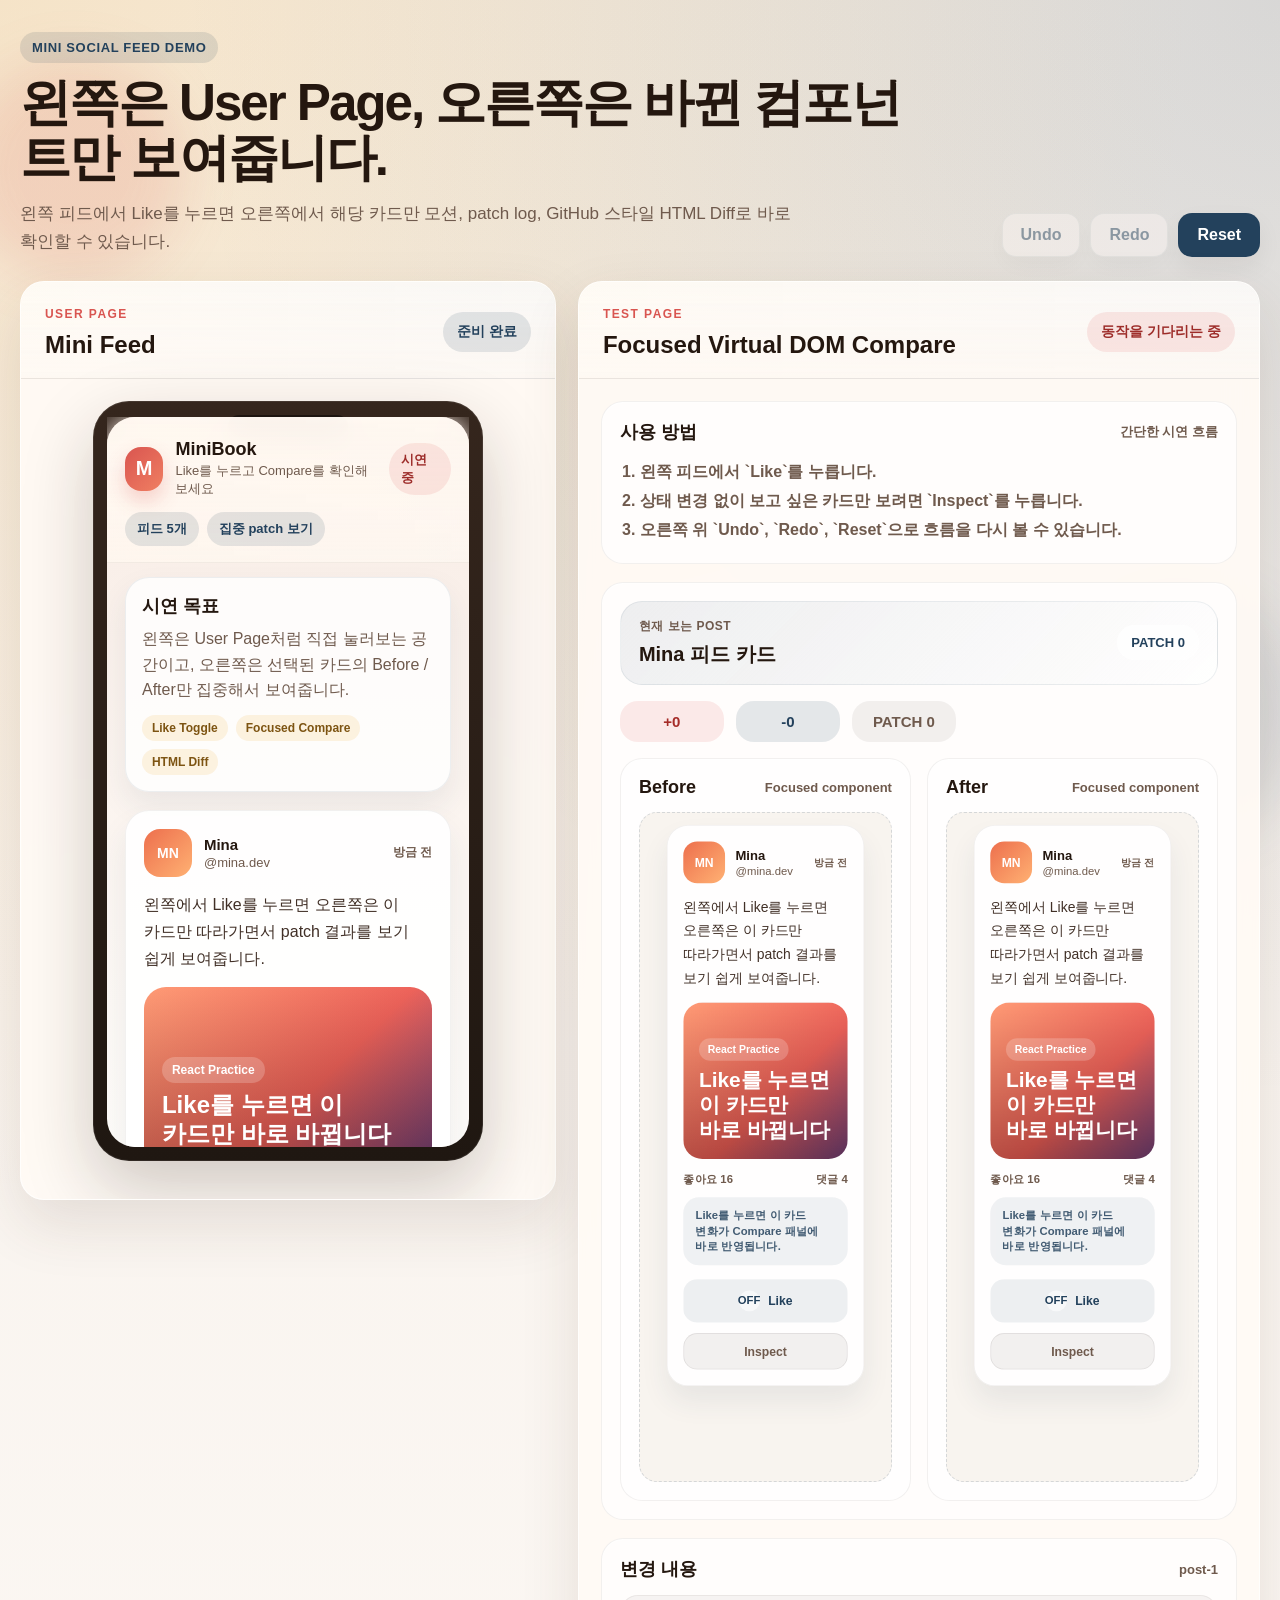
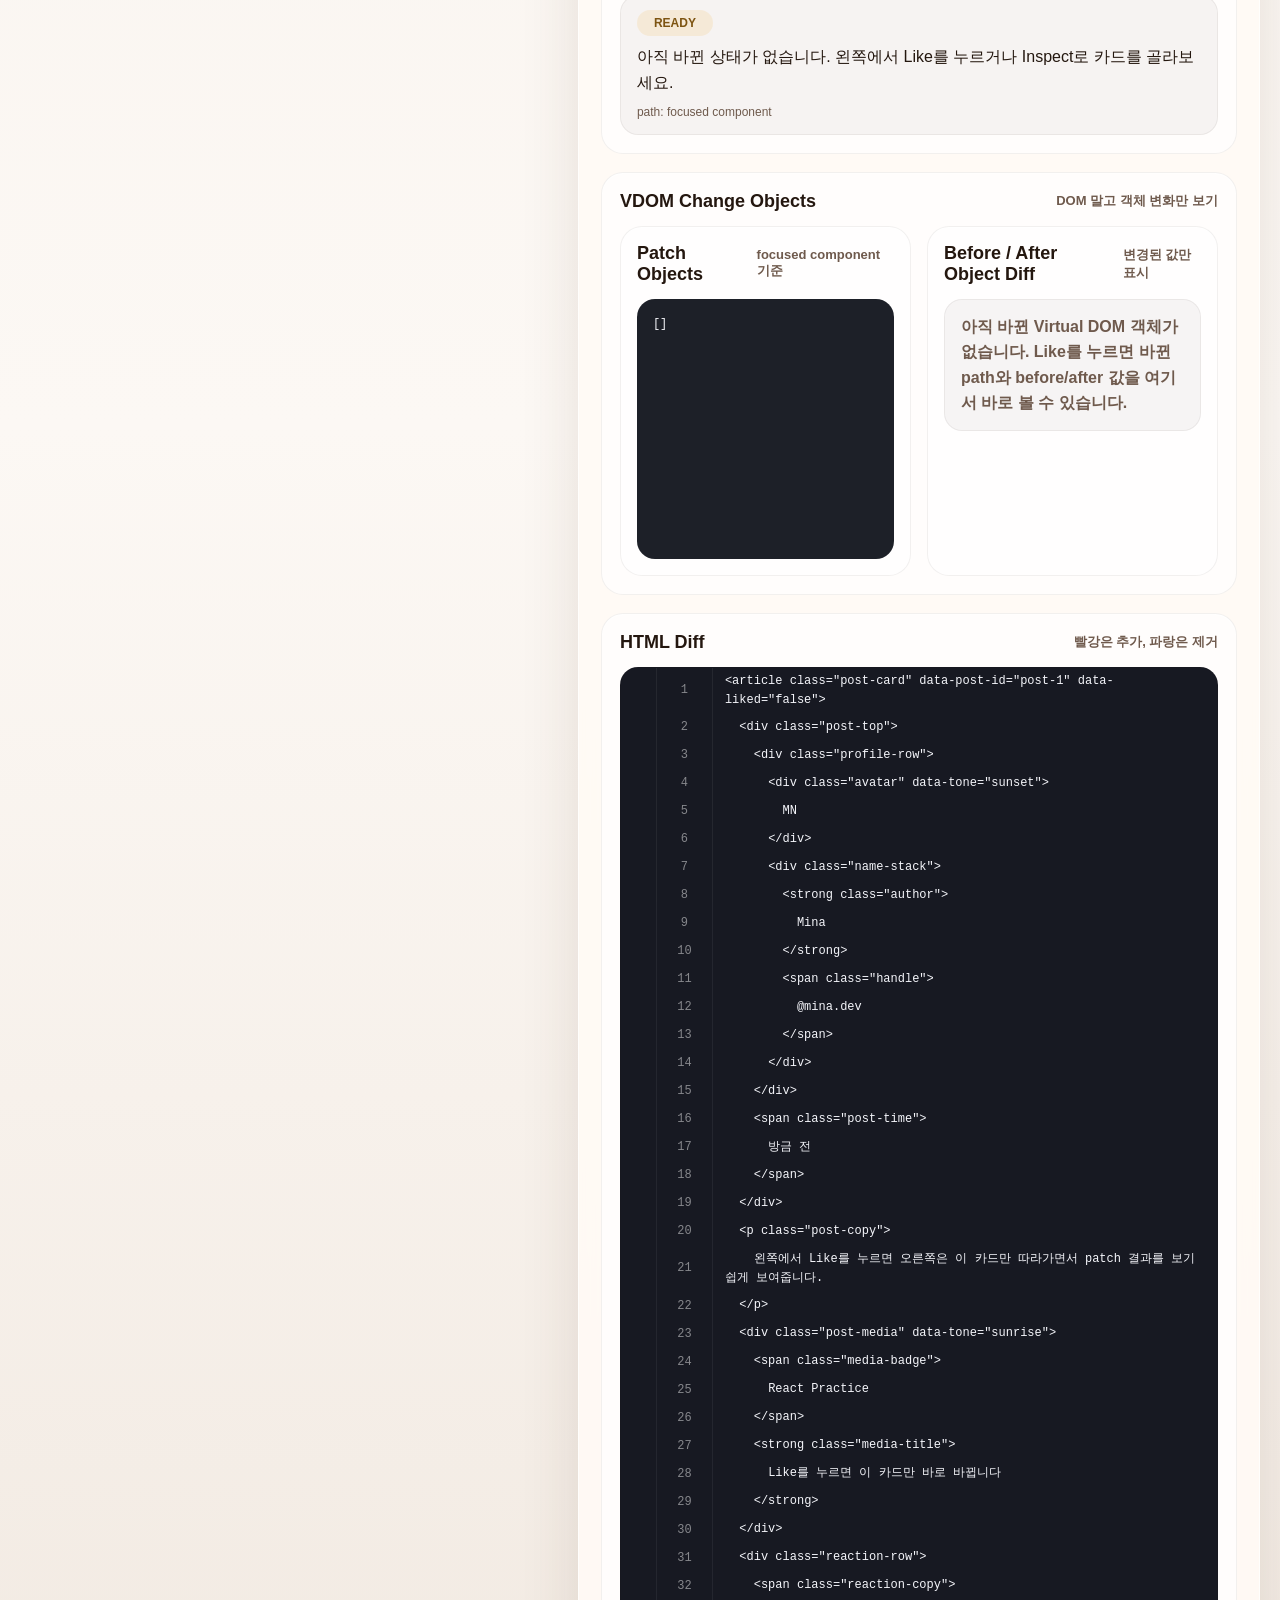
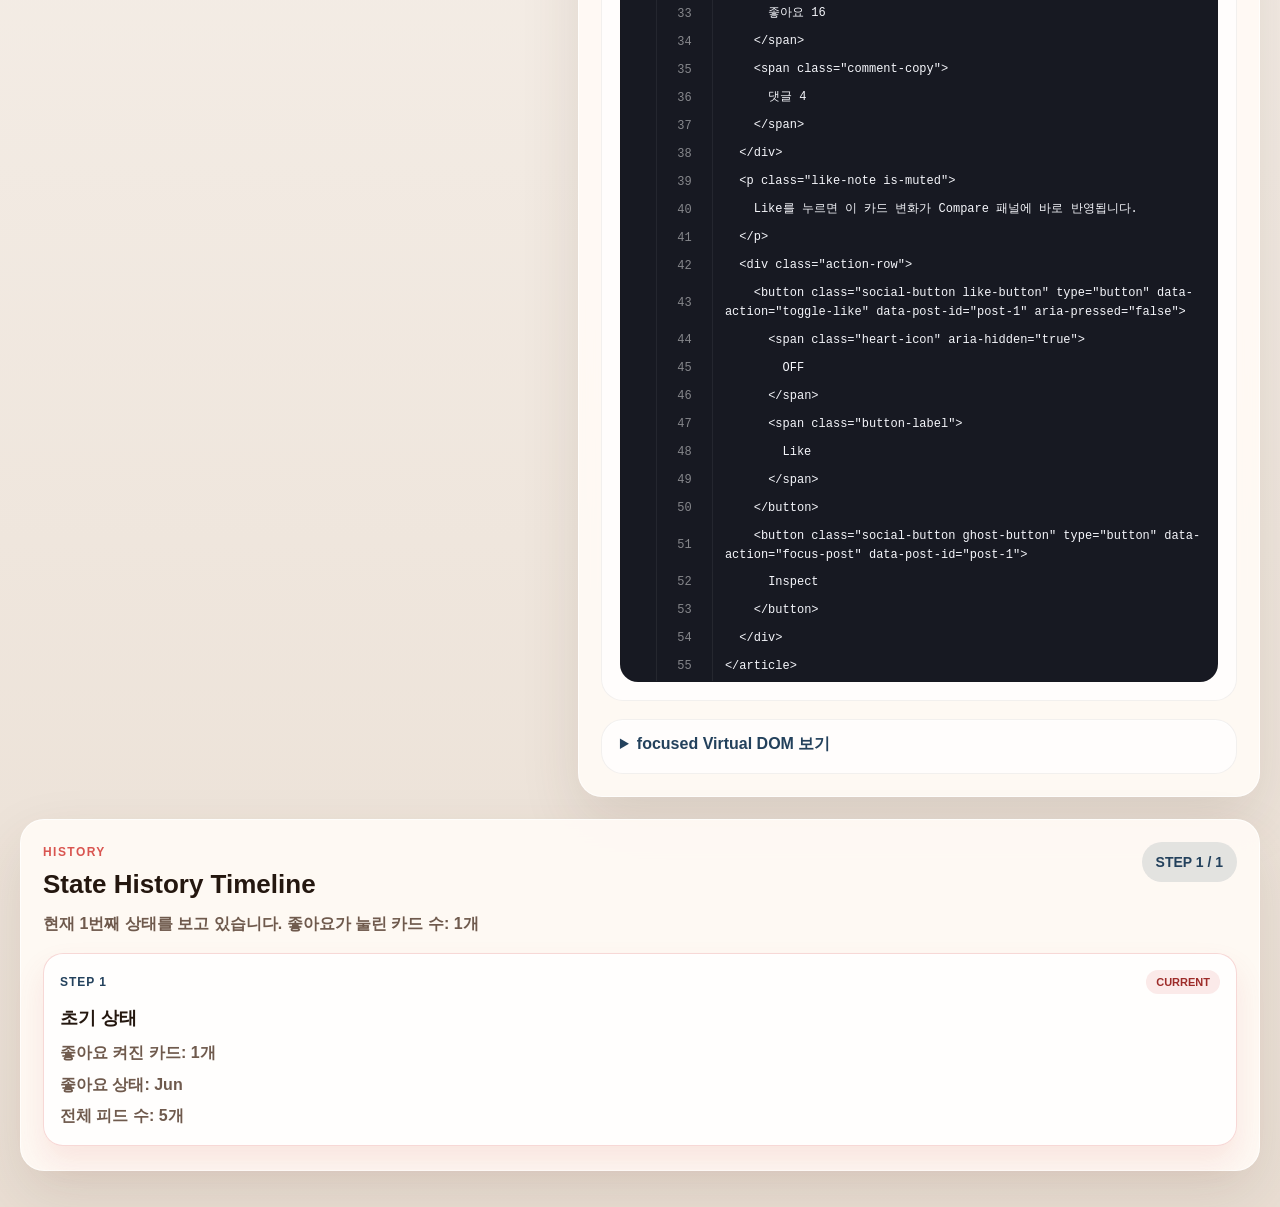
<file: index.html>
<!DOCTYPE html>
<html lang="ko">
  <head>
    <meta charset="UTF-8" />
    <meta name="viewport" content="width=device-width, initial-scale=1.0" />
    <title>Like Button Virtual DOM Lab</title>
    <link rel="stylesheet" href="./style.css" />
  </head>
  <body>
    <div class="page-shell">
      <header class="hero">
        <div class="hero-copy">
          <p class="eyebrow">Mini Social Feed Demo</p>
          <h1>왼쪽은 User Page, 오른쪽은 바뀐 컴포넌트만 보여줍니다.</h1>
          <p class="hero-text">
            왼쪽 피드에서 Like를 누르면 오른쪽에서 해당 카드만 모션, patch log, GitHub 스타일
            HTML Diff로 바로 확인할 수 있습니다.
          </p>
        </div>

        <div class="hero-actions">
          <button id="undo-button" type="button">Undo</button>
          <button id="redo-button" type="button">Redo</button>
          <button id="reset-button" type="button">Reset</button>
        </div>
      </header>

      <main class="workspace">
        <section class="panel user-panel">
          <div class="panel-head">
            <div>
              <span class="panel-kicker">User Page</span>
              <h2>Mini Feed</h2>
            </div>
            <div id="feed-status" class="status-pill">준비 완료</div>
          </div>

          <div class="panel-body user-body">
            <div class="phone-frame">
              <div class="phone-notch"></div>
              <div id="actual-root" class="feed-root"></div>
            </div>
          </div>
        </section>

        <section class="panel test-panel">
          <div class="panel-head">
            <div>
              <span class="panel-kicker">Test Page</span>
              <h2>Focused Virtual DOM Compare</h2>
            </div>
            <div id="action-status" class="status-pill accent">동작을 기다리는 중</div>
          </div>

          <div class="panel-body test-body">
            <section class="guide-card">
              <div class="section-title-row">
                <h3>사용 방법</h3>
                <span>간단한 시연 흐름</span>
              </div>
              <ol class="guide-list">
                <li>왼쪽 피드에서 `Like`를 누릅니다.</li>
                <li>상태 변경 없이 보고 싶은 카드만 보려면 `Inspect`를 누릅니다.</li>
                <li>오른쪽 위 `Undo`, `Redo`, `Reset`으로 흐름을 다시 볼 수 있습니다.</li>
              </ol>
            </section>

            <section class="focus-card">
              <div class="insight-banner">
                <div>
                  <p class="insight-label">현재 보는 Post</p>
                  <strong id="focus-title">Mina 피드 카드</strong>
                </div>
                <span id="patch-summary" class="patch-summary">PATCH 0</span>
              </div>

              <div class="diff-metrics">
                <div id="add-count" class="metric add">+0</div>
                <div id="remove-count" class="metric remove">-0</div>
                <div id="patch-count" class="metric neutral">PATCH 0</div>
              </div>

              <div class="compare-grid">
                <article id="before-preview-wrap" class="compare-card preview-stage">
                  <div class="section-title-row">
                    <h3>Before</h3>
                    <span>Focused component</span>
                  </div>
                  <div id="before-preview" class="mini-preview"></div>
                </article>

                <article id="after-preview-wrap" class="compare-card preview-stage">
                  <div class="section-title-row">
                    <h3>After</h3>
                    <span>Focused component</span>
                  </div>
                  <div id="after-preview" class="mini-preview"></div>
                </article>
              </div>
            </section>

            <section class="patch-log-wrap">
              <div class="section-title-row">
                <h3>변경 내용</h3>
                <span id="focused-post-label">post-1</span>
              </div>
              <ul id="patch-log" class="patch-log"></ul>
            </section>

            <section class="vdom-change-wrap">
              <div class="section-title-row">
                <h3>VDOM Change Objects</h3>
                <span>DOM 말고 객체 변화만 보기</span>
              </div>
              <div class="vdom-change-grid">
                <article class="compare-card compact-card">
                  <div class="section-title-row compact-row">
                    <h3>Patch Objects</h3>
                    <span>focused component 기준</span>
                  </div>
                  <pre id="vdom-change-json" class="code-block compact-block"></pre>
                </article>

                <article class="compare-card compact-card">
                  <div class="section-title-row compact-row">
                    <h3>Before / After Object Diff</h3>
                    <span>변경된 값만 표시</span>
                  </div>
                  <div id="vdom-change-cards" class="object-change-list"></div>
                </article>
              </div>
            </section>

            <section class="code-diff-wrap">
              <div class="section-title-row">
                <h3>HTML Diff</h3>
                <span>빨강은 추가, 파랑은 제거</span>
              </div>
              <div id="git-diff" class="git-diff"></div>
            </section>

            <details class="vdom-details">
              <summary>focused Virtual DOM 보기</summary>
              <div class="vdom-grid">
                <article class="compare-card">
                  <div class="section-title-row">
                    <h3>Before VDOM</h3>
                    <span>Snapshot</span>
                  </div>
                  <pre id="before-vdom" class="code-block"></pre>
                </article>

                <article class="compare-card">
                  <div class="section-title-row">
                    <h3>After VDOM</h3>
                    <span>Snapshot</span>
                  </div>
                  <pre id="after-vdom" class="code-block"></pre>
                </article>
              </div>
            </details>
          </div>
        </section>
      </main>

      <section class="history-inspector">
        <div class="history-head">
          <div>
            <span class="panel-kicker">History</span>
            <h2>State History Timeline</h2>
            <p id="history-summary" class="history-summary">
              현재 상태와 저장된 스냅샷 흐름을 여기서 확인할 수 있습니다.
            </p>
          </div>
          <div id="history-position" class="status-pill">STEP 1 / 1</div>
        </div>

        <div id="history-list" class="history-list"></div>
      </section>
    </div>

    <script defer src="./vdom.js"></script>
    <script defer src="./diff.js"></script>
    <script defer src="./history.js"></script>
    <script defer src="./app.js"></script>
  </body>
</html>
</file>
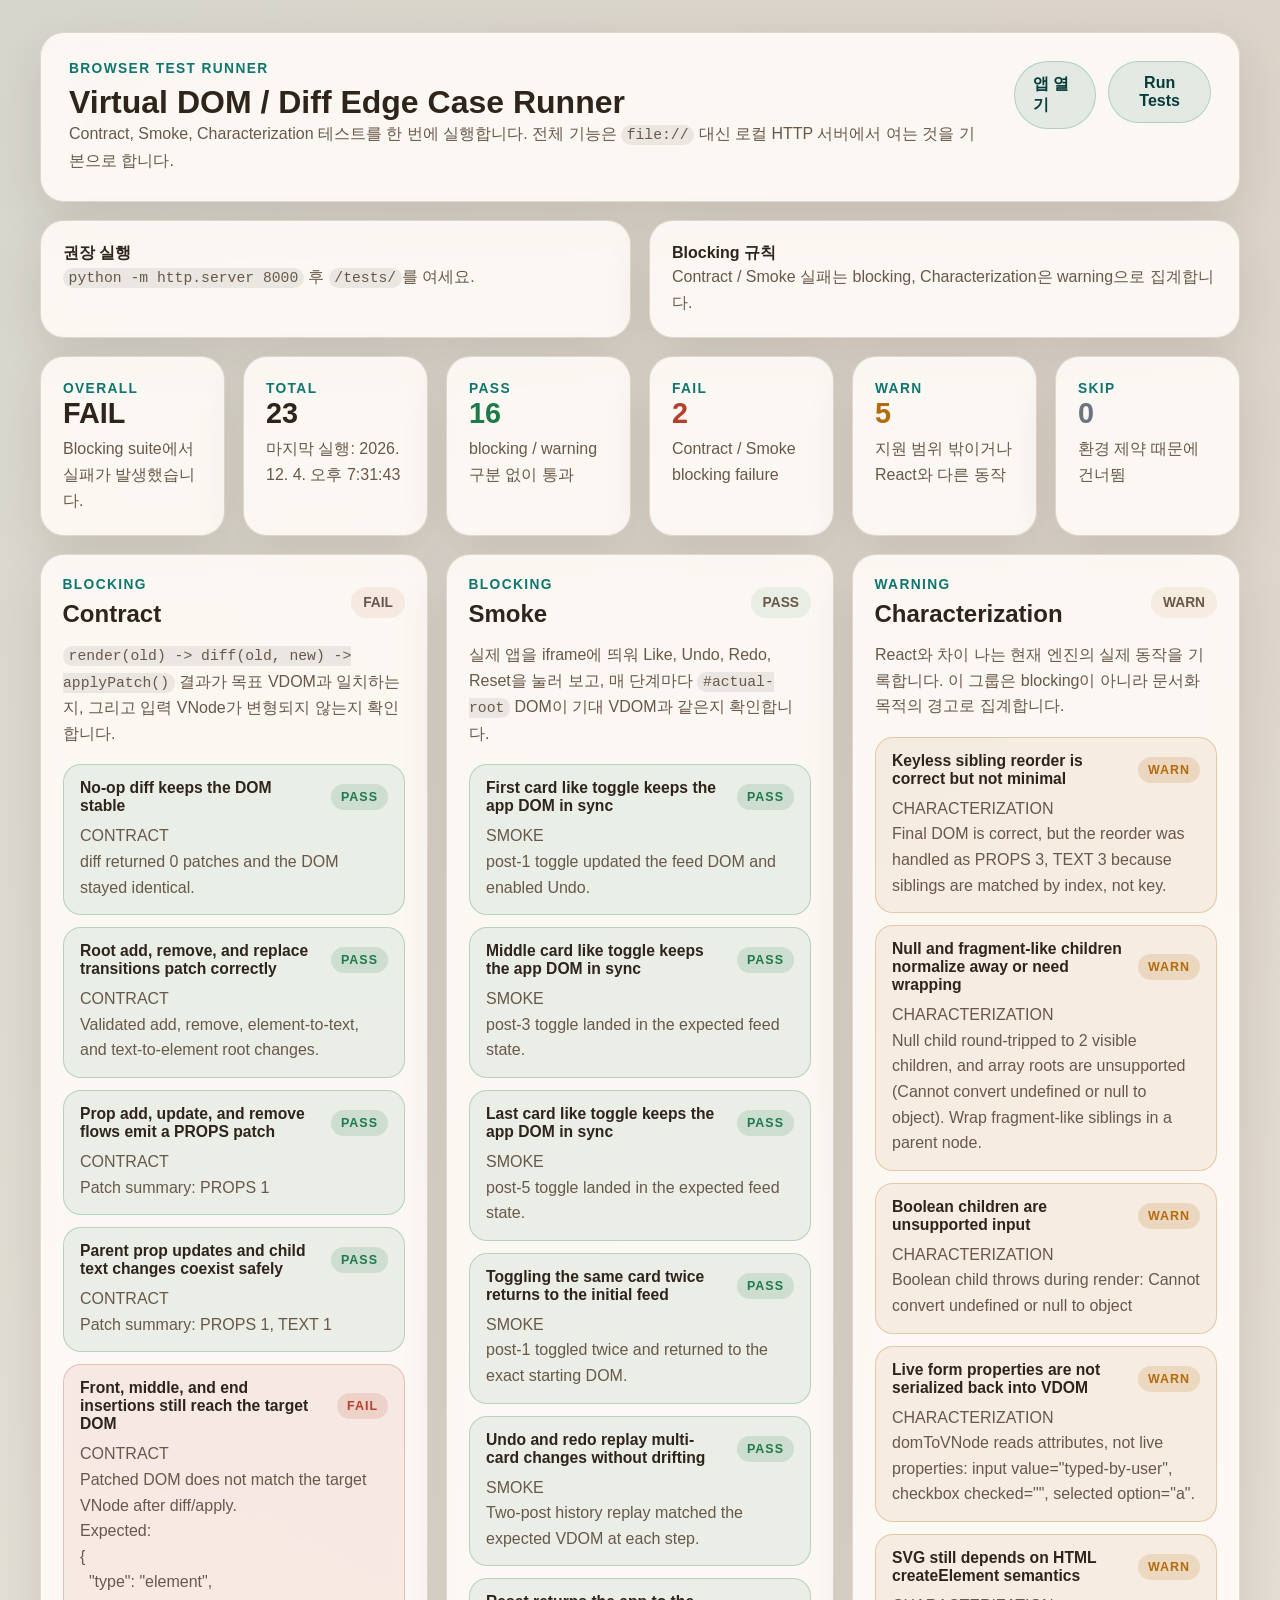
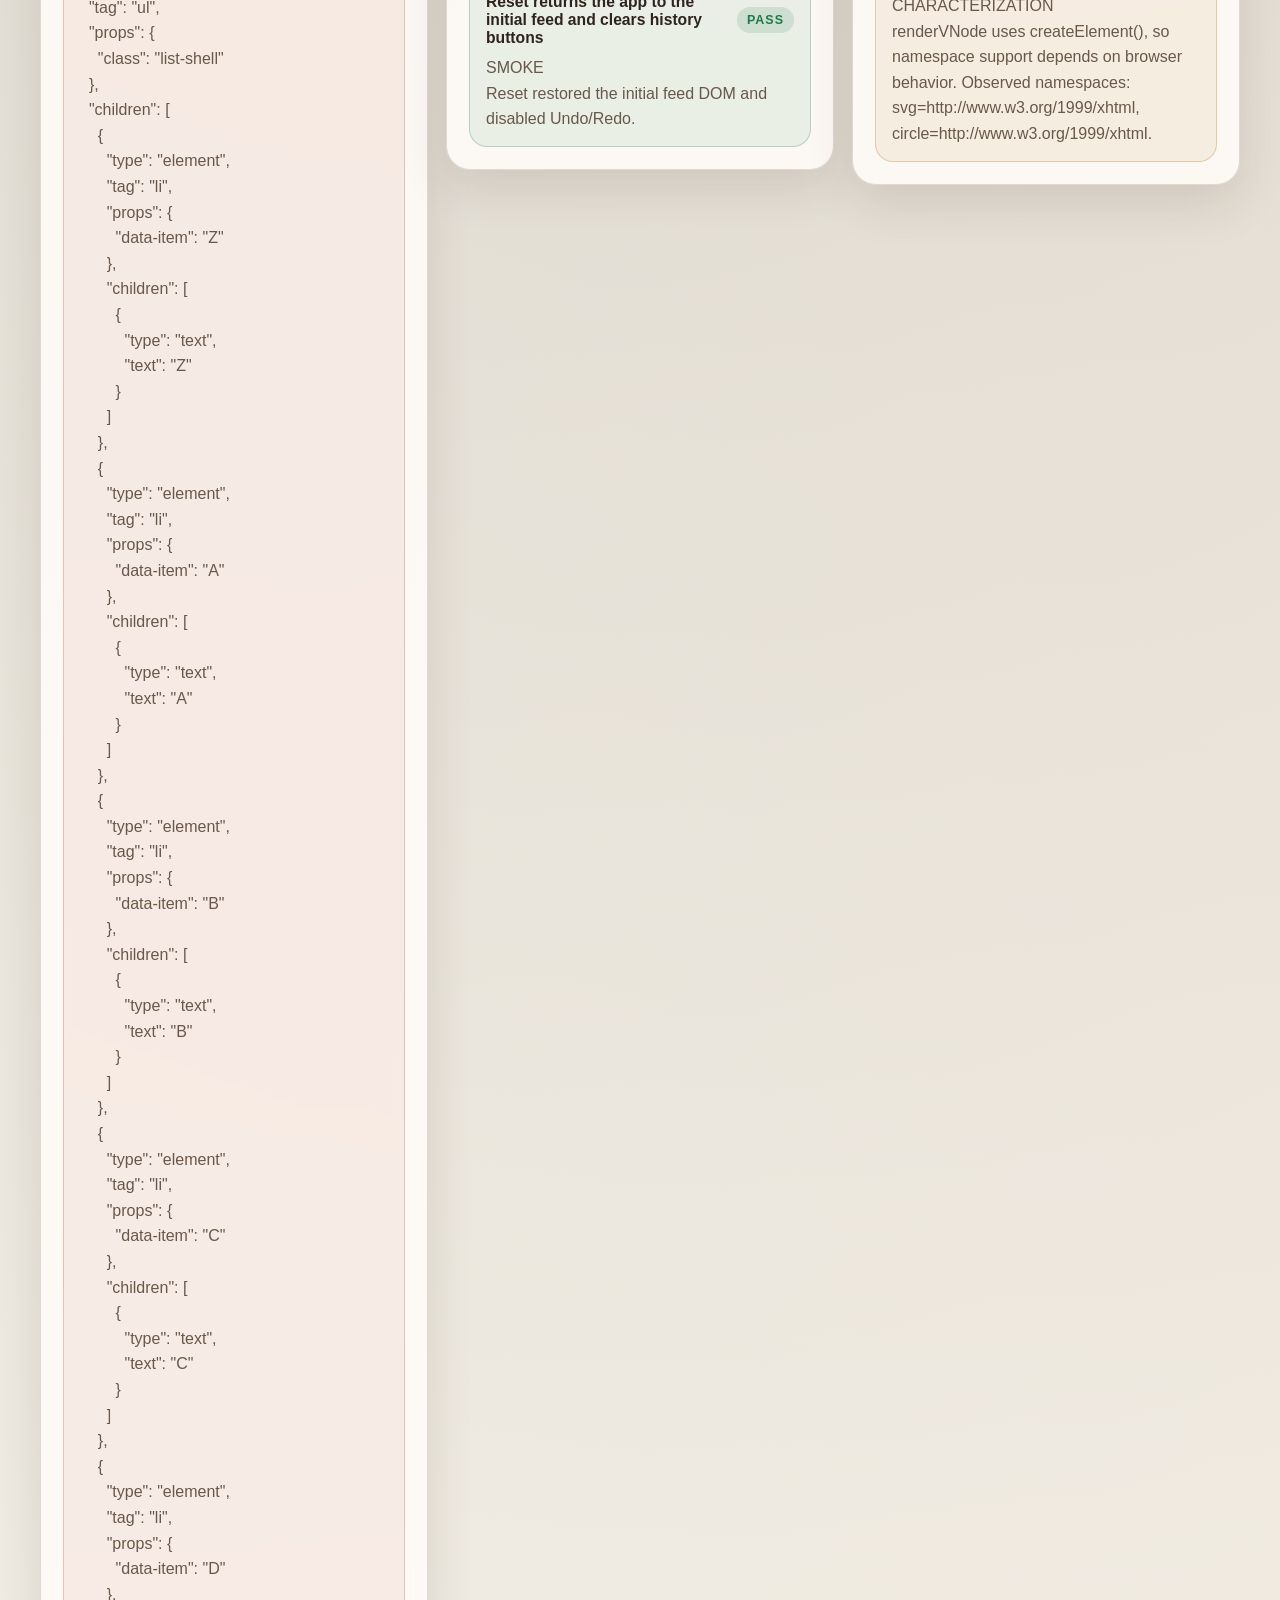
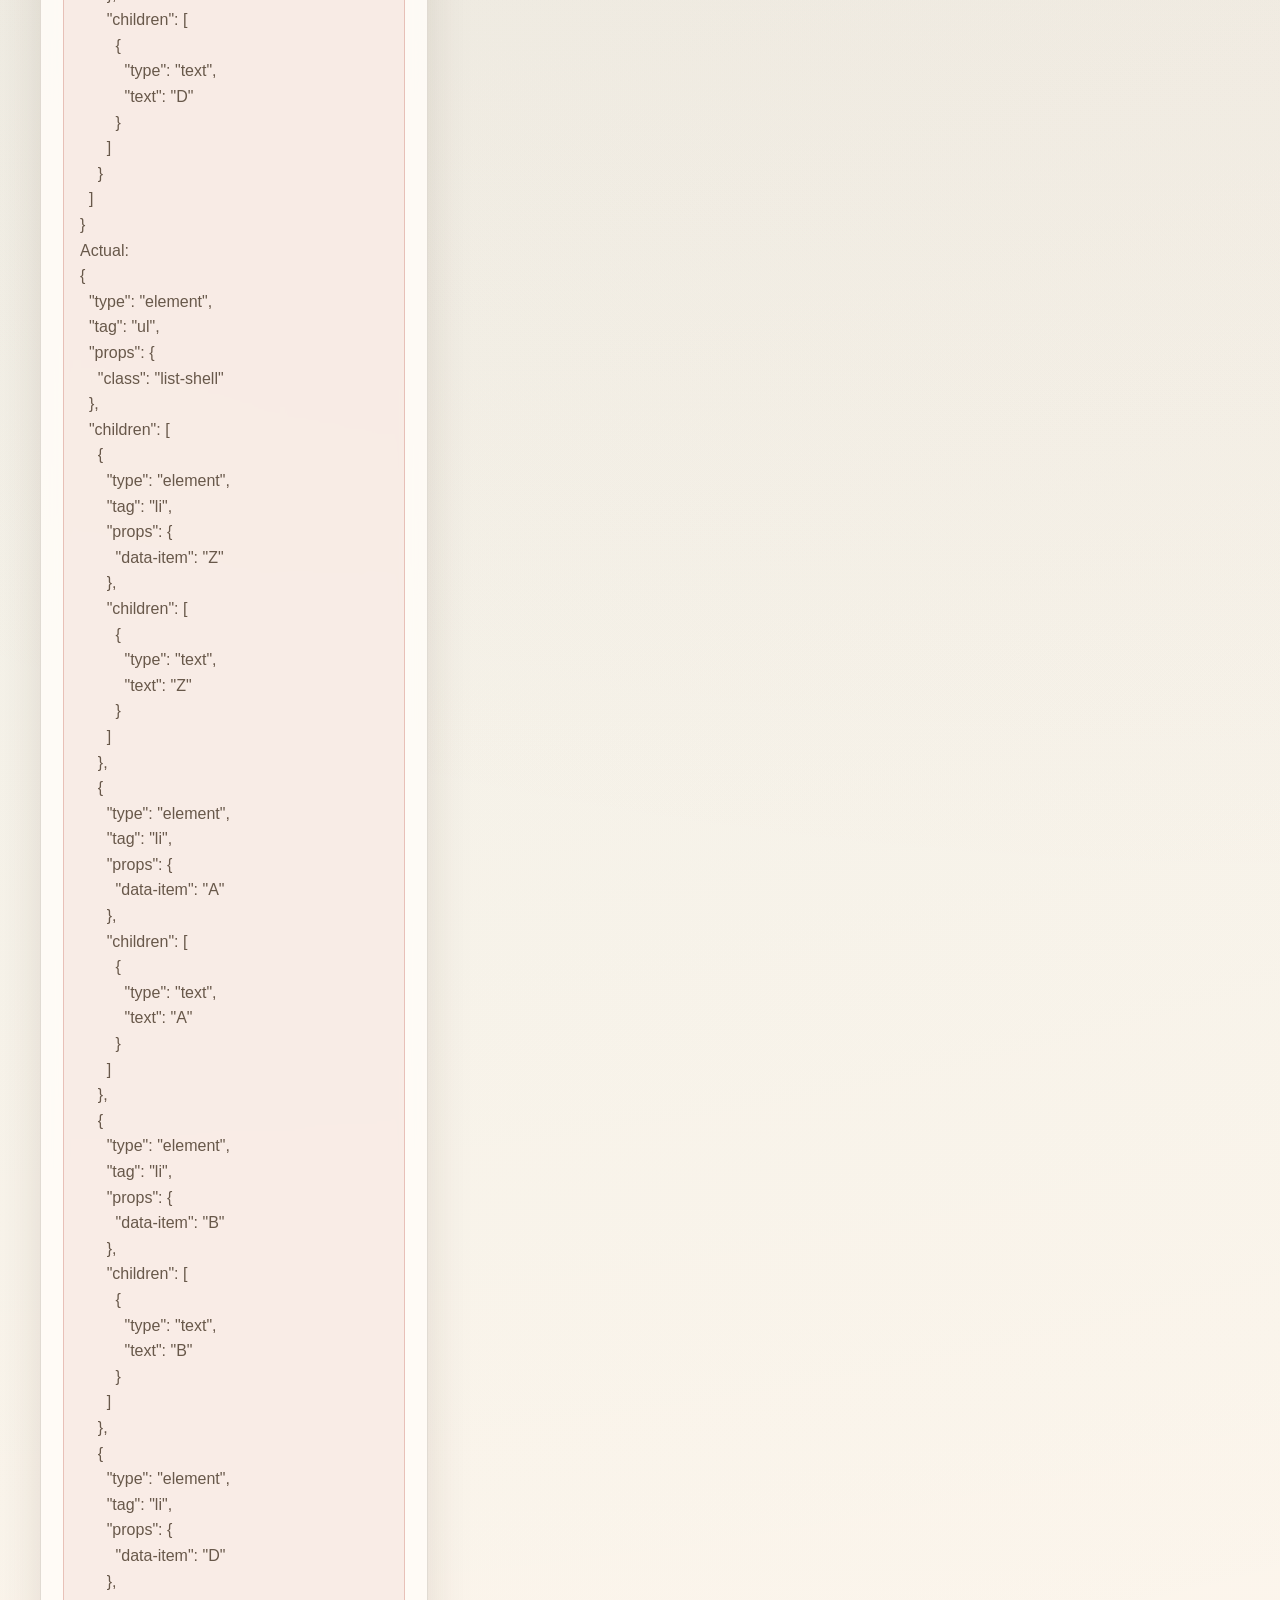
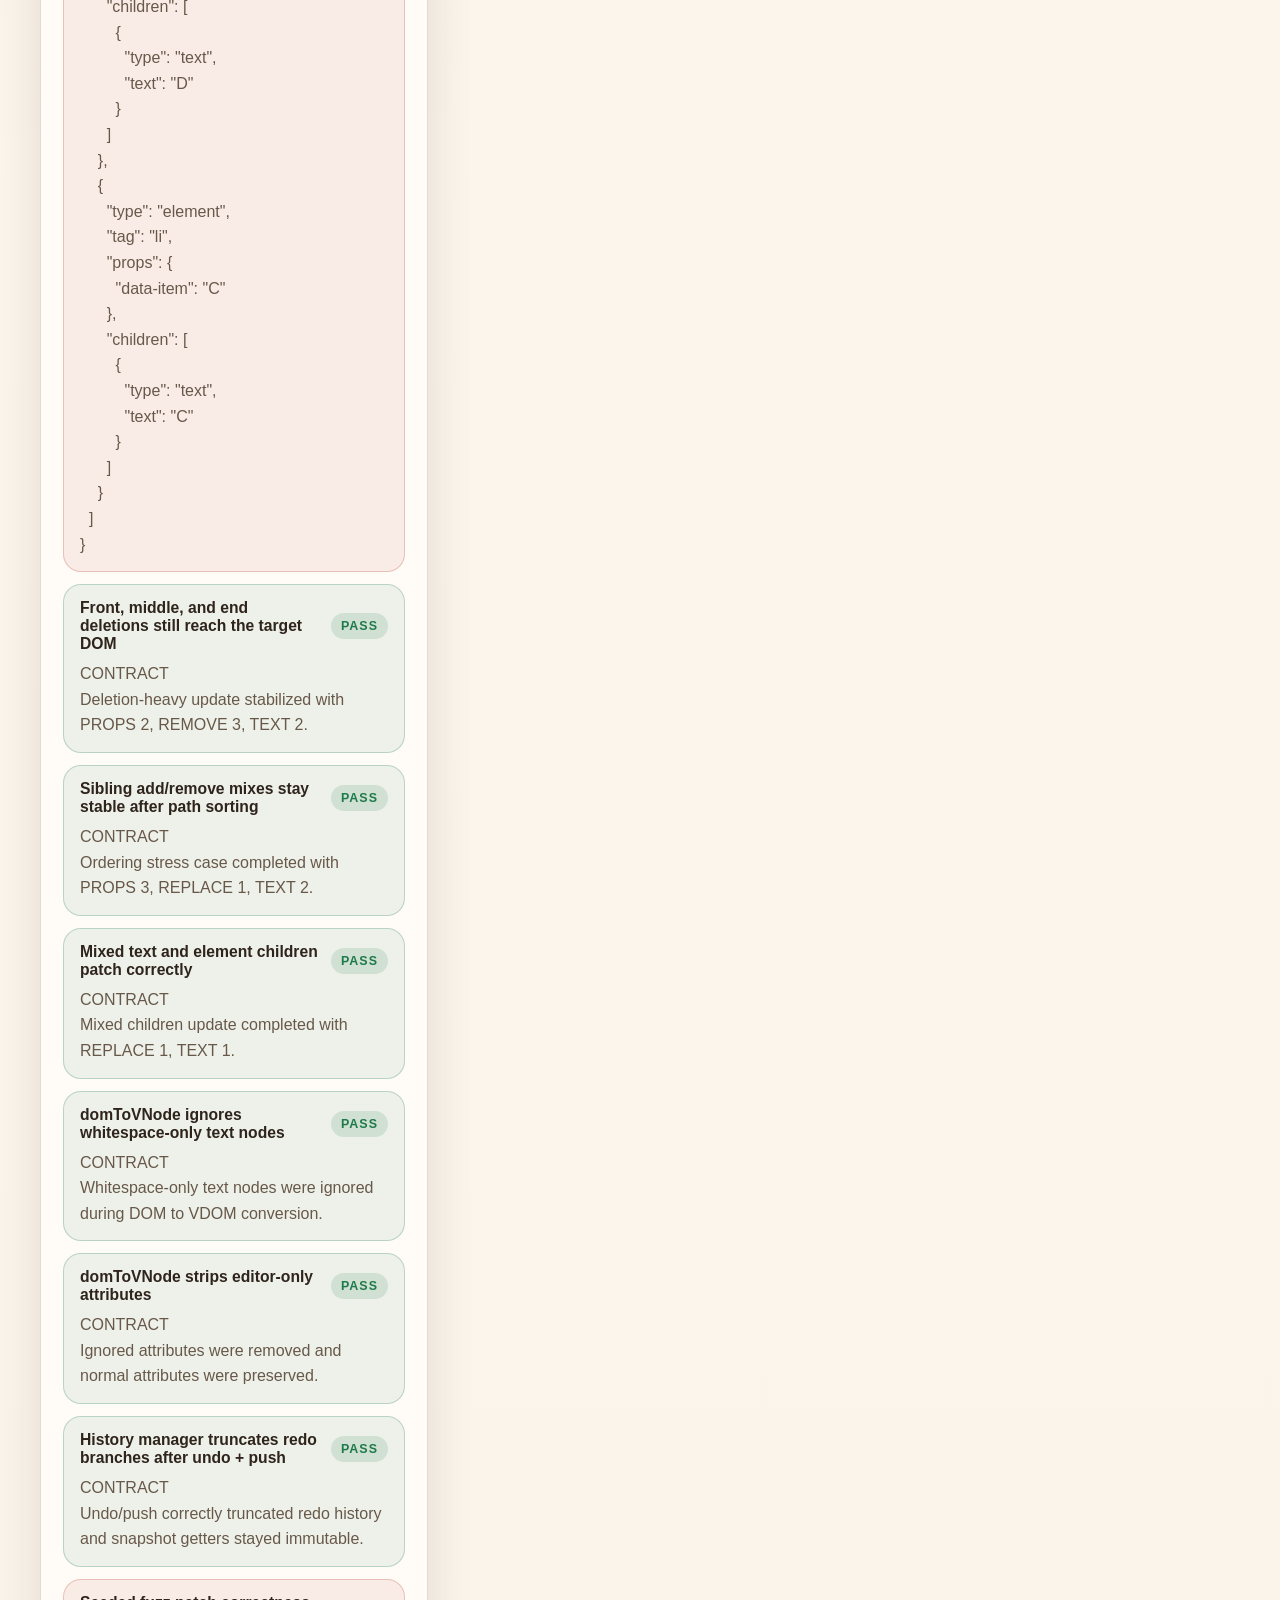
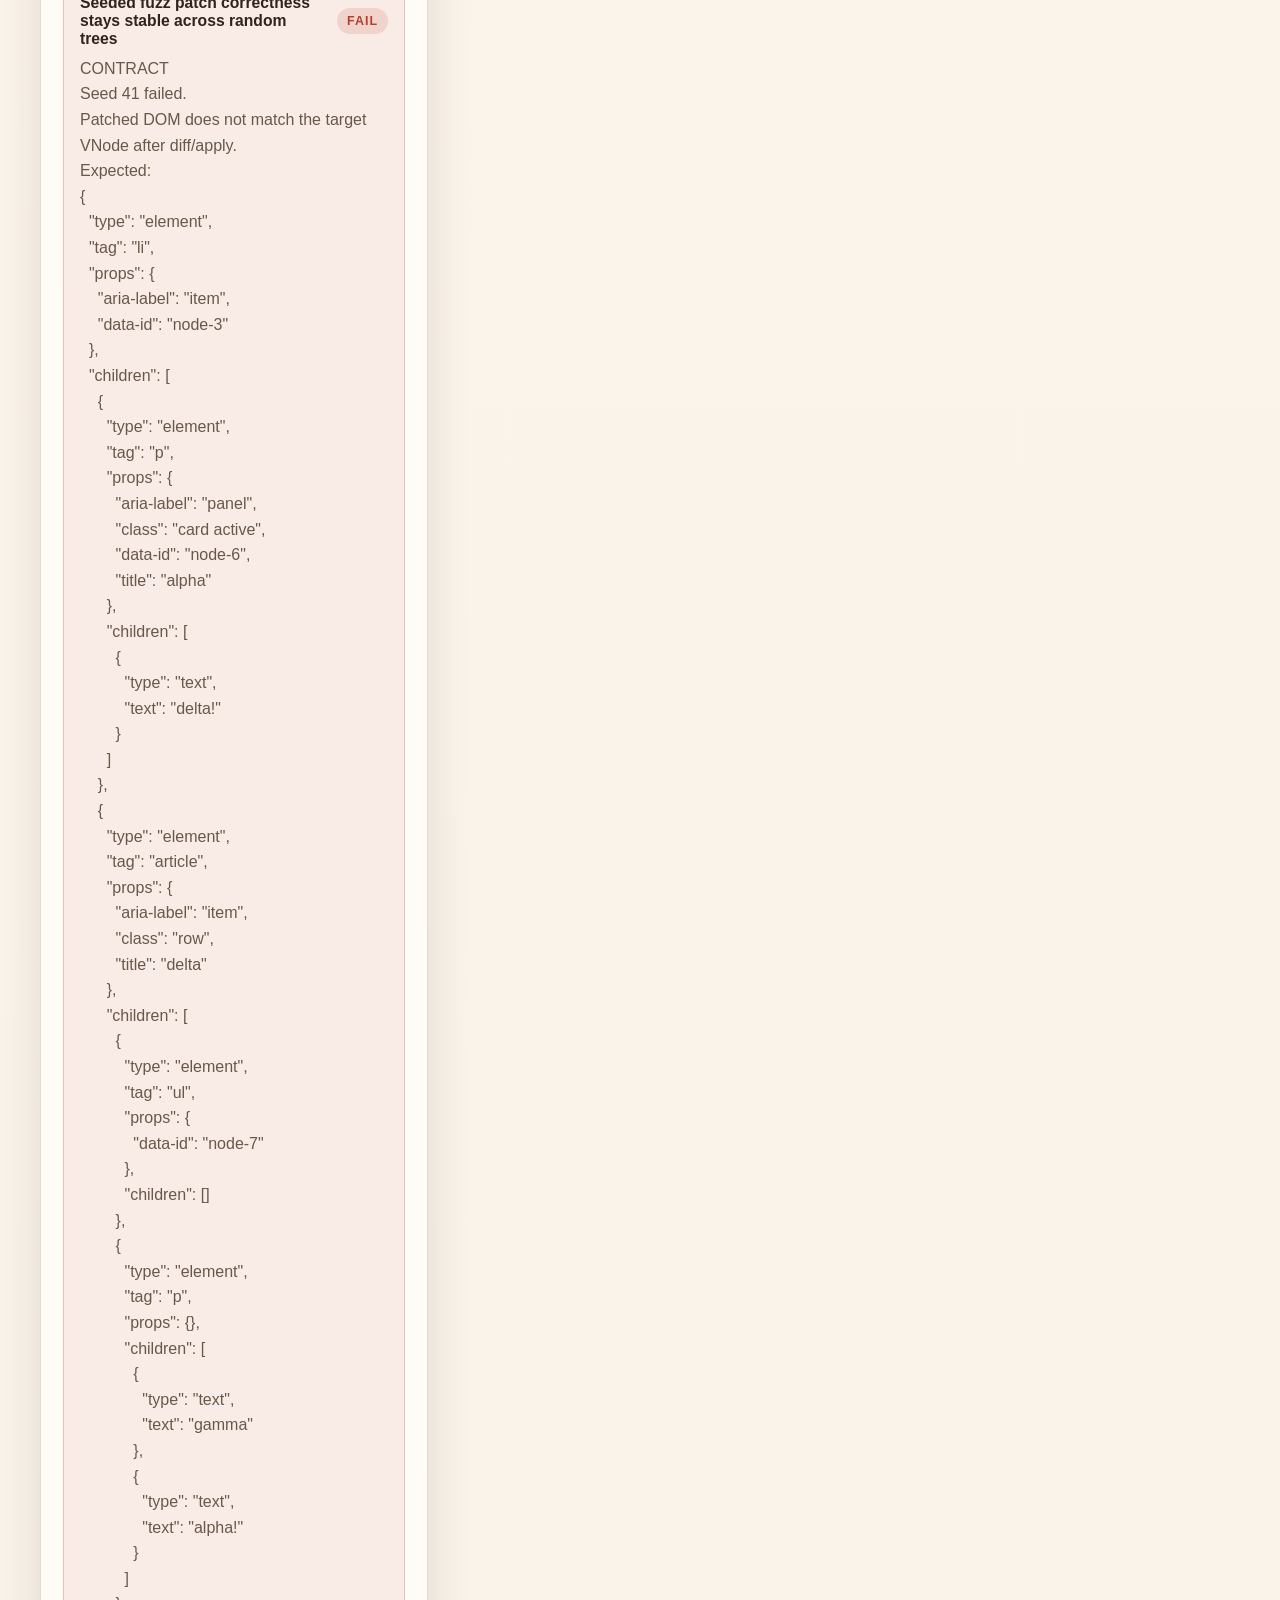
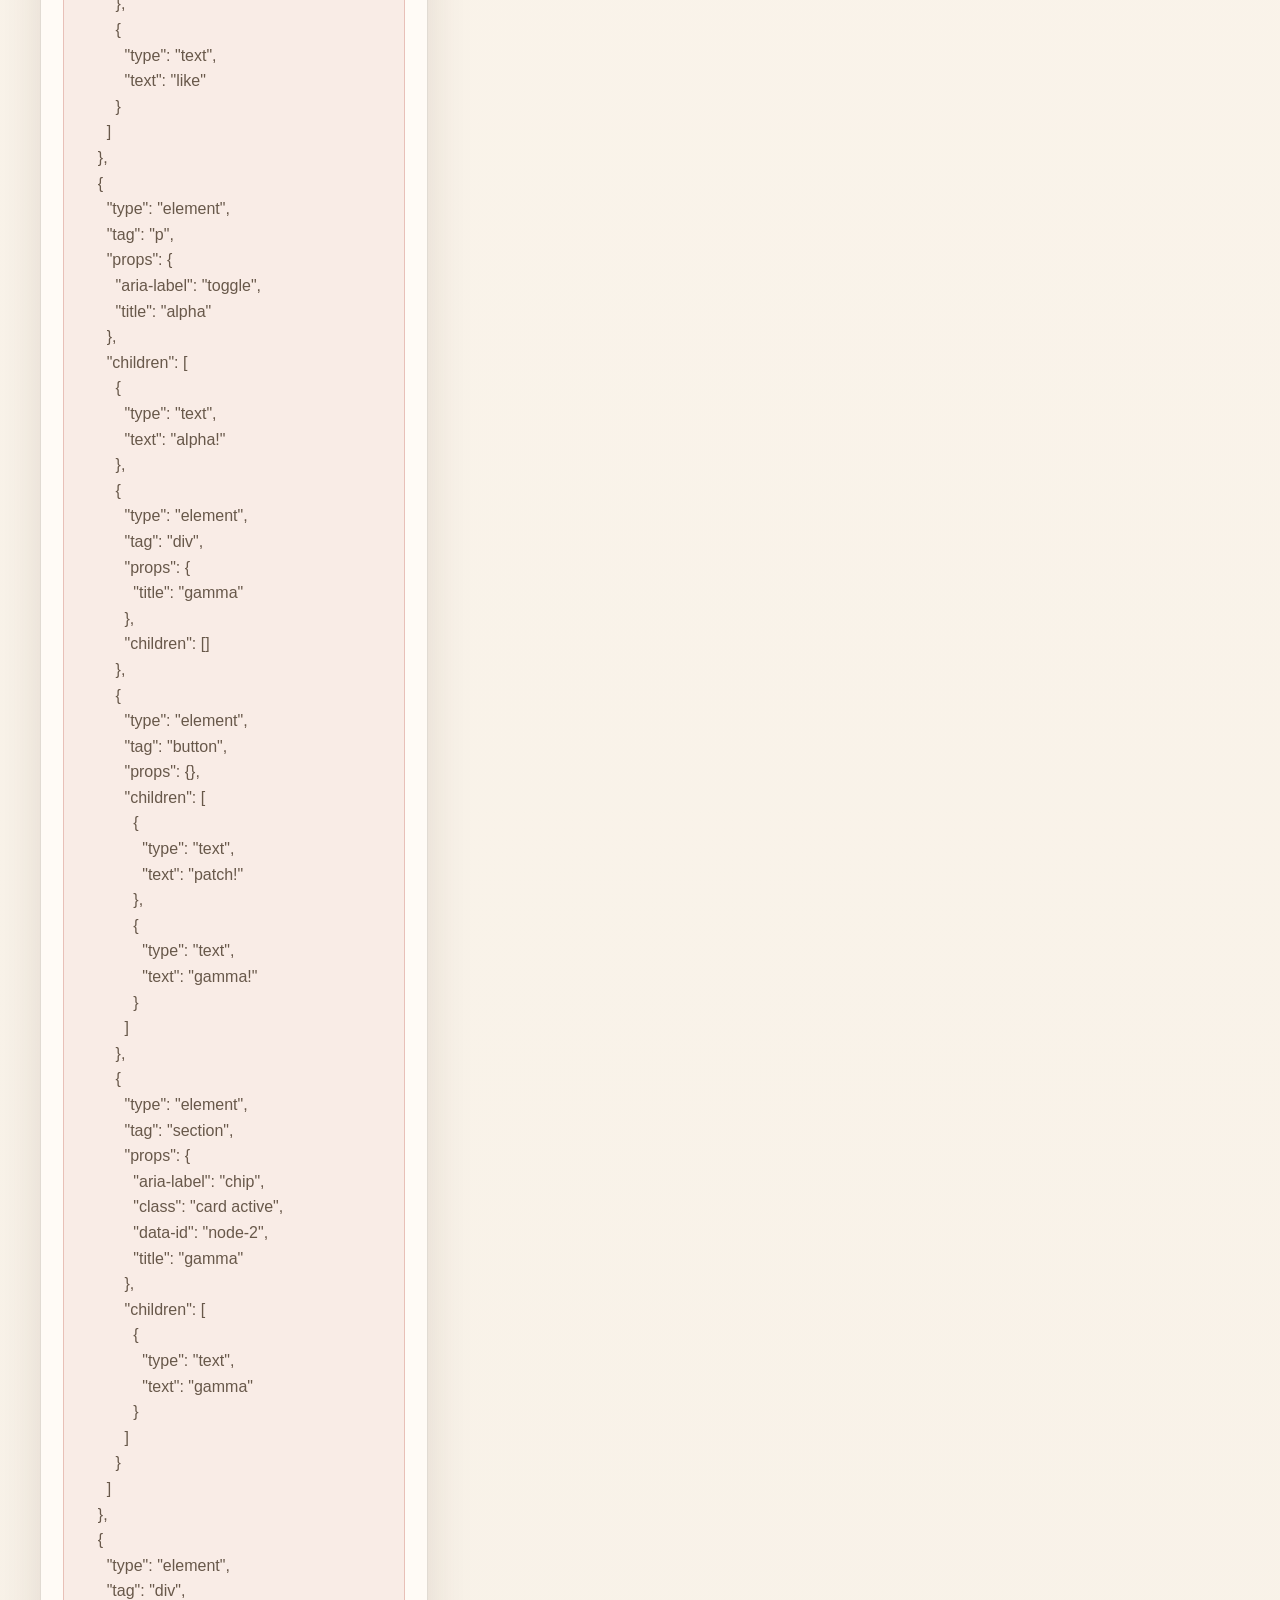
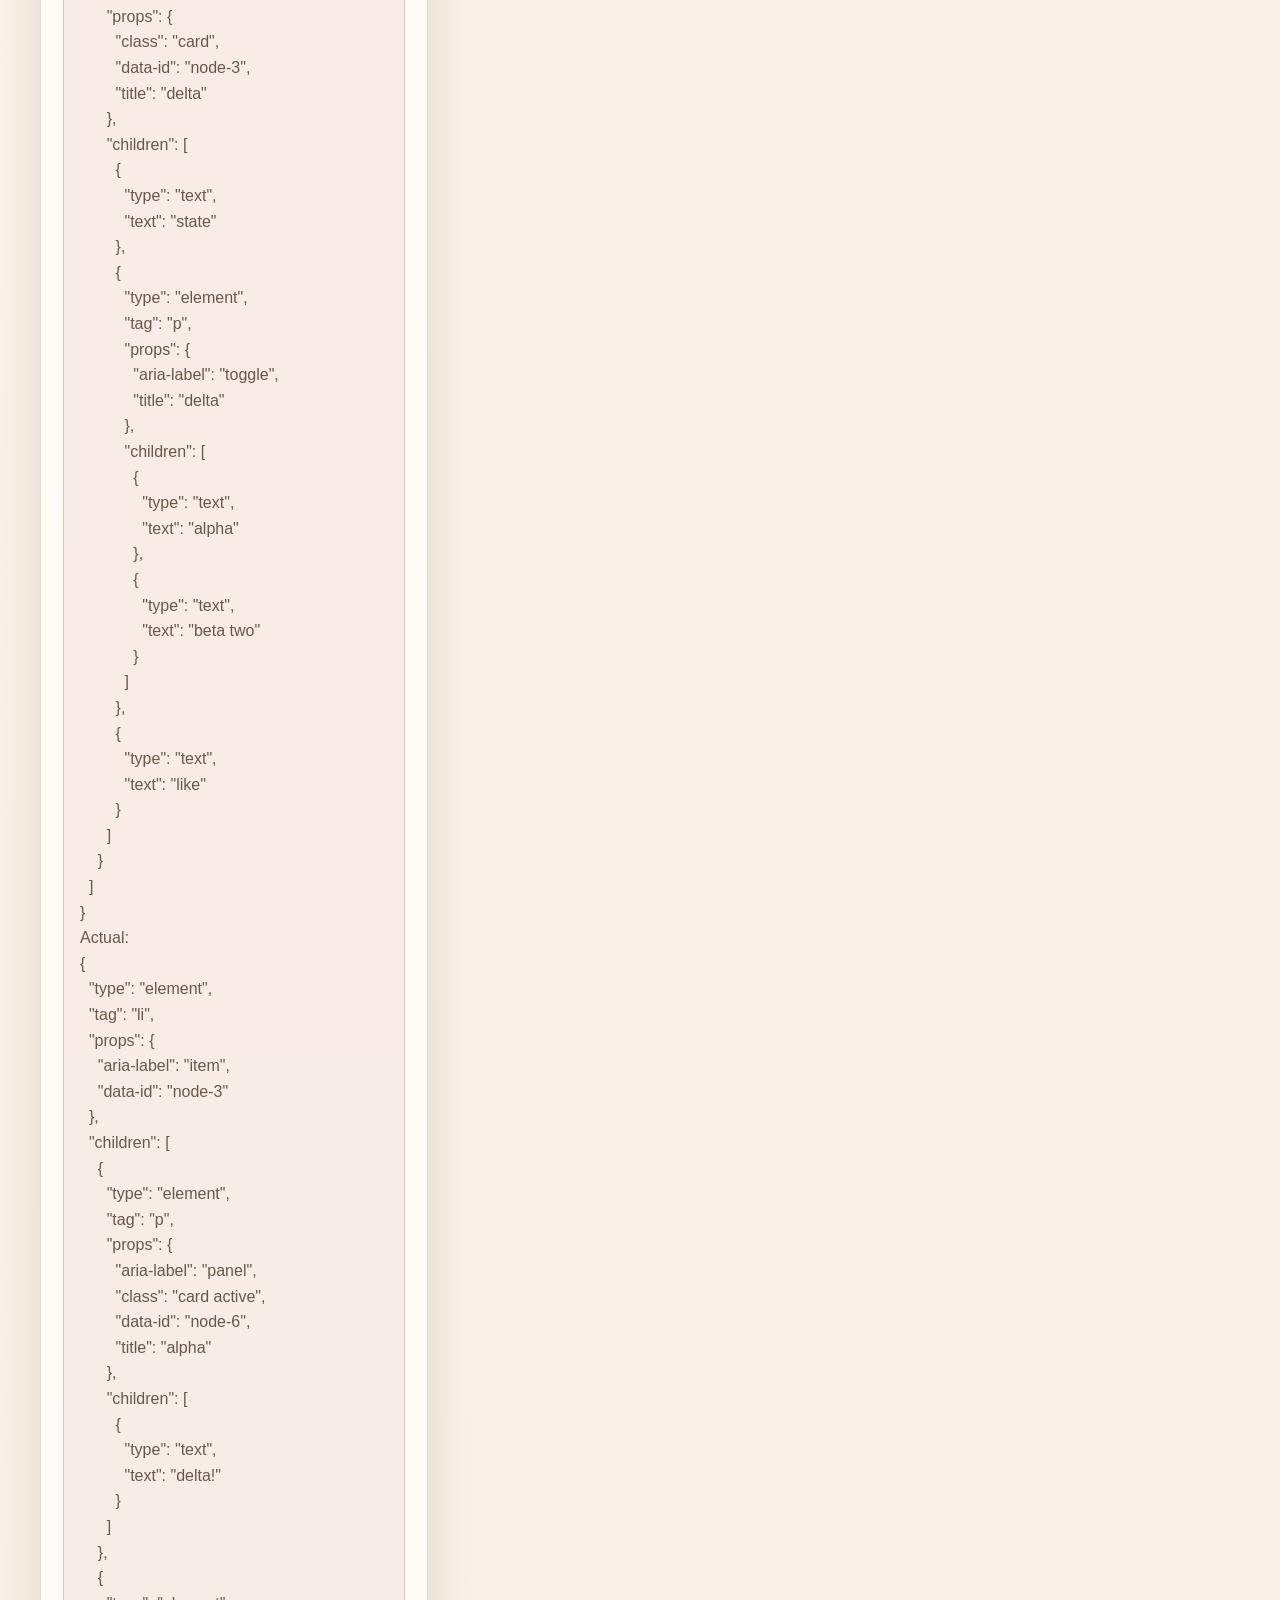
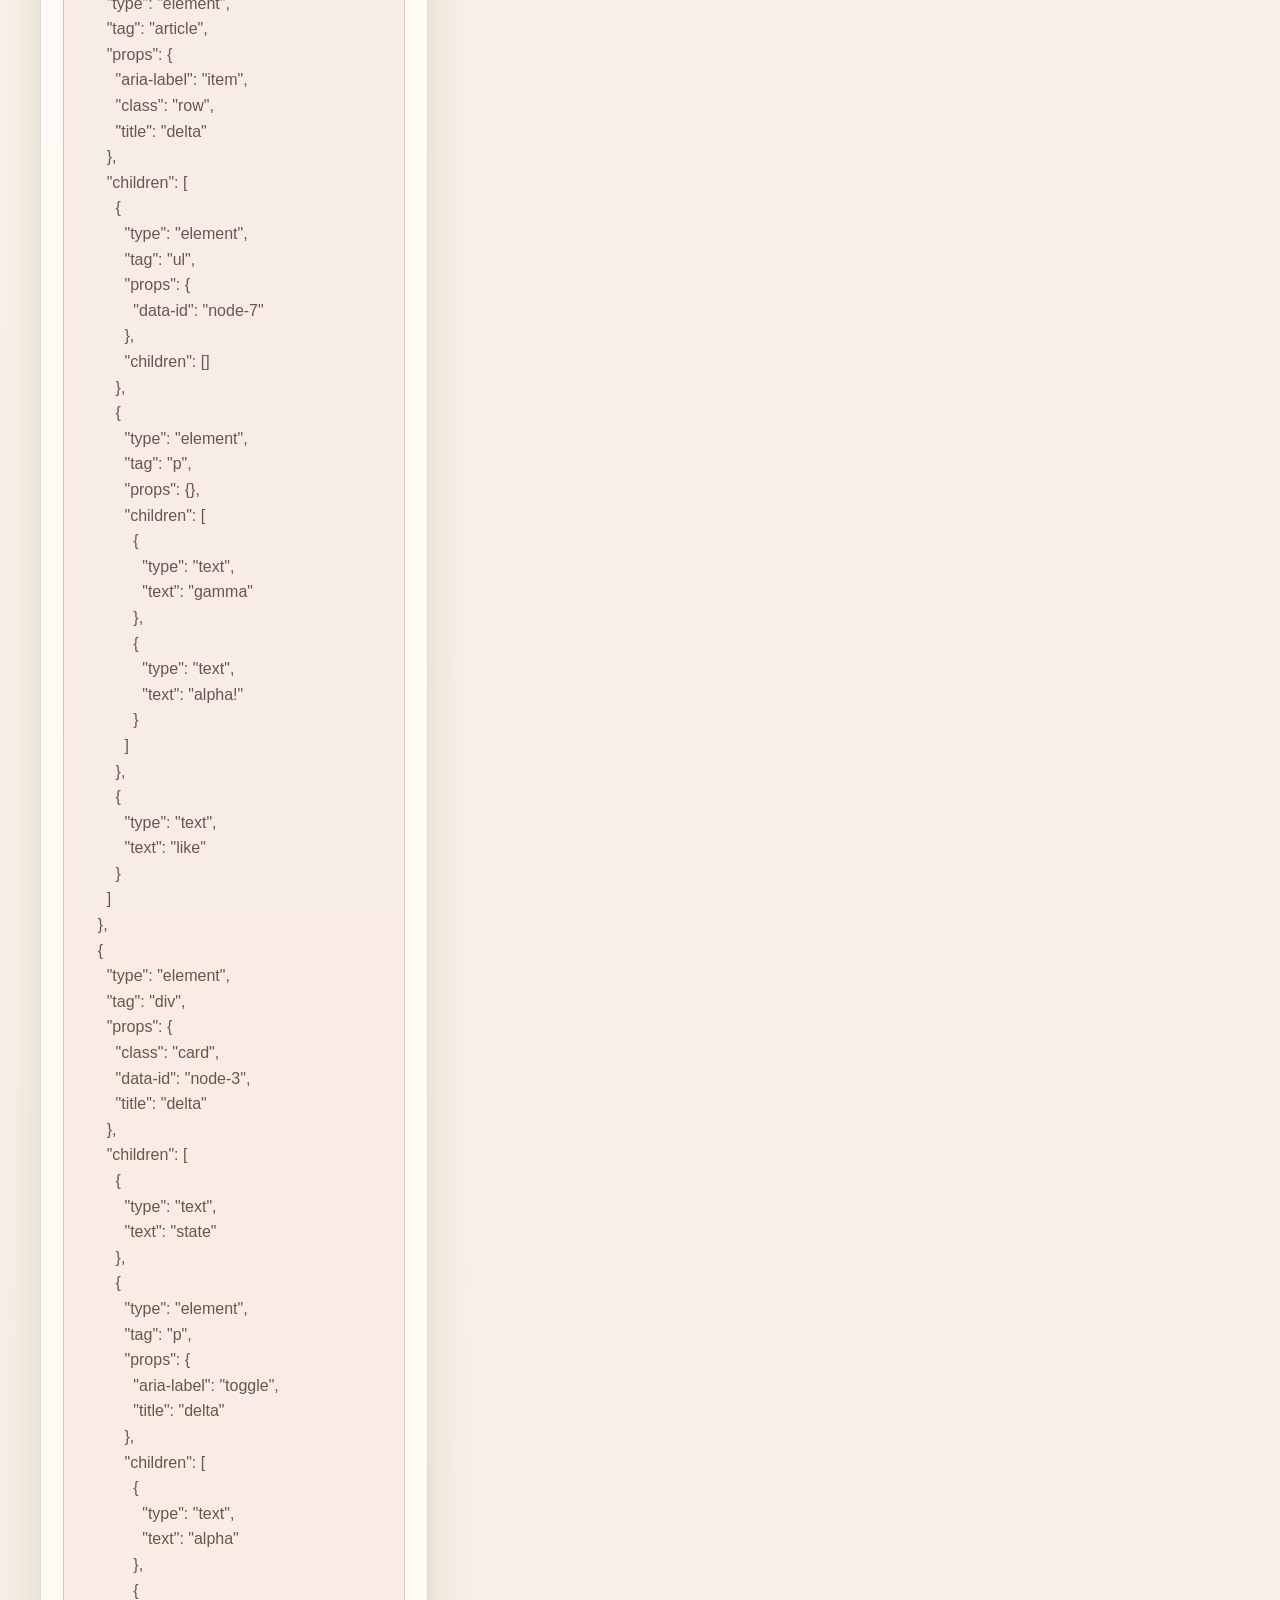
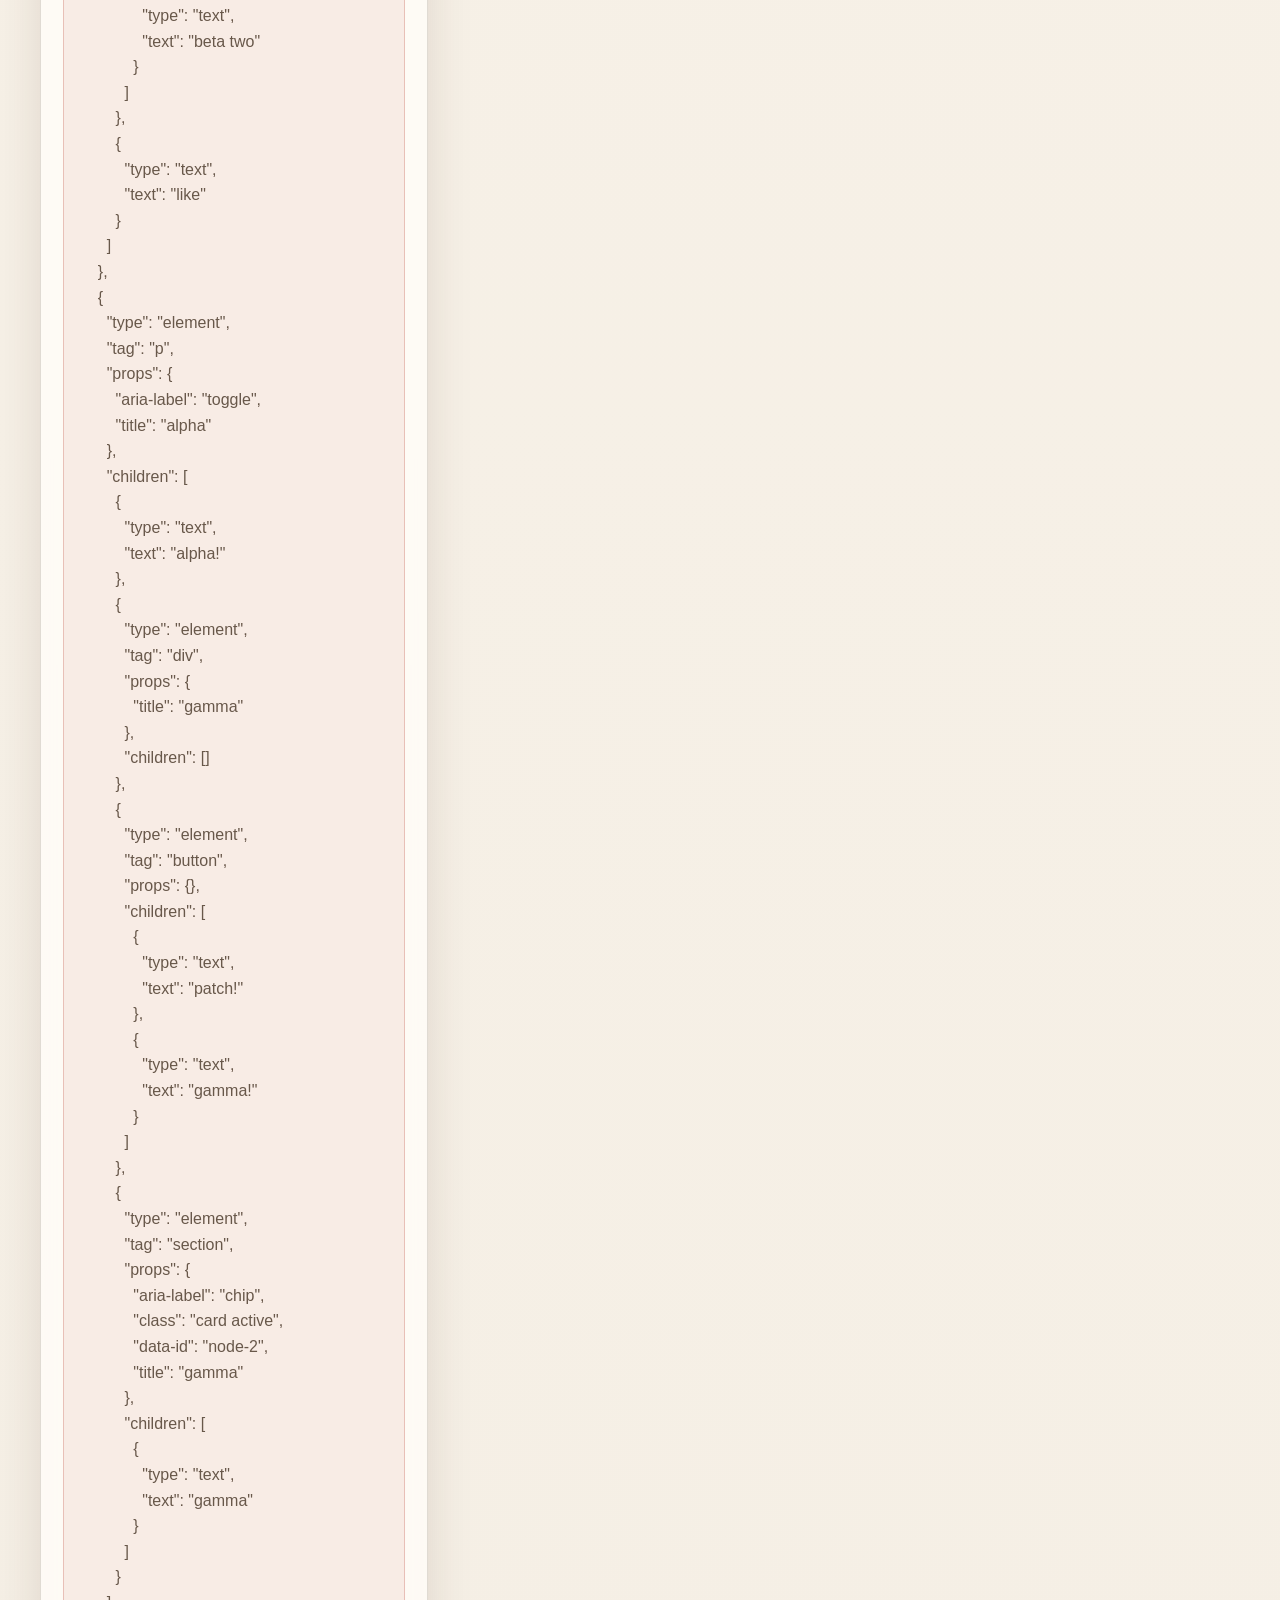
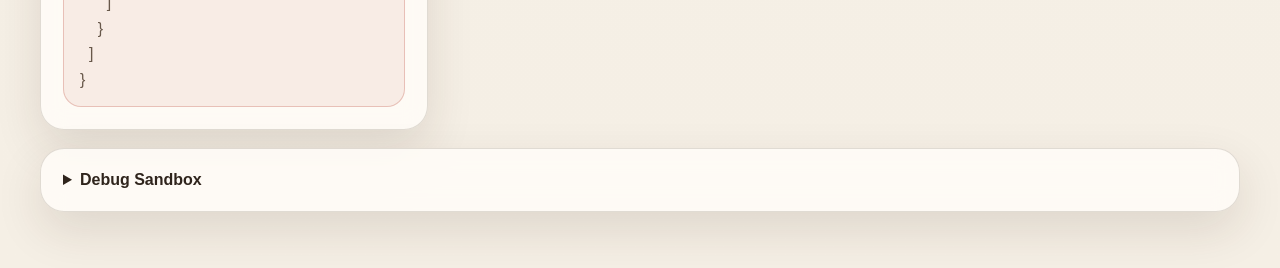
<file: tests/index.html>
<!DOCTYPE html>
<html lang="ko">
  <head>
    <meta charset="UTF-8" />
    <meta name="viewport" content="width=device-width, initial-scale=1.0" />
    <title>Virtual DOM Edge Case Runner</title>
    <link rel="stylesheet" href="./test-runner.css" />
  </head>
  <body>
    <div class="page-shell">
      <header class="hero">
        <div>
          <p class="eyebrow">Browser Test Runner</p>
          <h1>Virtual DOM / Diff Edge Case Runner</h1>
          <p class="hero-copy">
            Contract, Smoke, Characterization 테스트를 한 번에 실행합니다. 전체 기능은
            <code>file://</code> 대신 로컬 HTTP 서버에서 여는 것을 기본으로 합니다.
          </p>
        </div>

        <div class="hero-actions">
          <a class="ghost-link" href="../index.html">앱 열기</a>
          <button id="run-tests" type="button">Run Tests</button>
        </div>
      </header>

      <section class="banner-row">
        <article class="banner-card">
          <strong>권장 실행</strong>
          <p><code>python -m http.server 8000</code> 후 <code>/tests/</code>를 여세요.</p>
        </article>
        <article class="banner-card">
          <strong>Blocking 규칙</strong>
          <p>Contract / Smoke 실패는 blocking, Characterization은 warning으로 집계합니다.</p>
        </article>
      </section>

      <section class="summary-grid">
        <article class="summary-card">
          <span class="summary-label">Overall</span>
          <strong id="overall-status">READY</strong>
          <p id="overall-detail">아직 실행하지 않았습니다.</p>
        </article>
        <article class="summary-card">
          <span class="summary-label">Total</span>
          <strong id="total-count">0</strong>
          <p id="last-run">실행 대기 중</p>
        </article>
        <article class="summary-card pass">
          <span class="summary-label">Pass</span>
          <strong id="pass-count">0</strong>
          <p>blocking / warning 구분 없이 통과</p>
        </article>
        <article class="summary-card fail">
          <span class="summary-label">Fail</span>
          <strong id="fail-count">0</strong>
          <p>Contract / Smoke blocking failure</p>
        </article>
        <article class="summary-card warn">
          <span class="summary-label">Warn</span>
          <strong id="warn-count">0</strong>
          <p>지원 범위 밖이거나 React와 다른 동작</p>
        </article>
        <article class="summary-card skip">
          <span class="summary-label">Skip</span>
          <strong id="skip-count">0</strong>
          <p>환경 제약 때문에 건너뜀</p>
        </article>
      </section>

      <main class="suite-grid">
        <section class="suite-card">
          <div class="suite-head">
            <div>
              <p class="suite-kicker">Blocking</p>
              <h2>Contract</h2>
            </div>
            <span id="contract-status" class="suite-badge">READY</span>
          </div>
          <p class="suite-copy">
            <code>render(old) -&gt; diff(old, new) -&gt; applyPatch()</code> 결과가 목표 VDOM과
            일치하는지, 그리고 입력 VNode가 변형되지 않는지 확인합니다.
          </p>
          <ul id="contract-results" class="result-list"></ul>
        </section>

        <section class="suite-card">
          <div class="suite-head">
            <div>
              <p class="suite-kicker">Blocking</p>
              <h2>Smoke</h2>
            </div>
            <span id="smoke-status" class="suite-badge">READY</span>
          </div>
          <p class="suite-copy">
            실제 앱을 iframe에 띄워 Like, Undo, Redo, Reset을 눌러 보고, 매 단계마다
            <code>#actual-root</code> DOM이 기대 VDOM과 같은지 확인합니다.
          </p>
          <ul id="smoke-results" class="result-list"></ul>
        </section>

        <section class="suite-card">
          <div class="suite-head">
            <div>
              <p class="suite-kicker">Warning</p>
              <h2>Characterization</h2>
            </div>
            <span id="characterization-status" class="suite-badge">READY</span>
          </div>
          <p class="suite-copy">
            React와 차이 나는 현재 엔진의 실제 동작을 기록합니다. 이 그룹은 blocking이
            아니라 문서화 목적의 경고로 집계합니다.
          </p>
          <ul id="characterization-results" class="result-list"></ul>
        </section>
      </main>

      <details class="debug-panel">
        <summary>Debug Sandbox</summary>
        <div class="debug-grid">
          <div>
            <h3>Engine Sandbox</h3>
            <div id="engine-sandbox" class="sandbox-box"></div>
          </div>
          <div>
            <h3>App Under Test</h3>
            <iframe id="app-frame" class="app-frame" title="App under test"></iframe>
          </div>
        </div>
      </details>
    </div>

    <script defer src="../vdom.js"></script>
    <script defer src="../diff.js"></script>
    <script defer src="../history.js"></script>
    <script defer src="./test-runner.js"></script>
  </body>
</html>
</file>
<file: style.css>
:root {
  --bg: #f6f0ea;
  --bg-deep: #eadfd4;
  --panel: rgba(255, 250, 245, 0.94);
  --line: rgba(58, 45, 35, 0.1);
  --text: #24170f;
  --muted: #6f5a4d;
  --navy: #23415c;
  --navy-soft: rgba(35, 65, 92, 0.12);
  --coral: #d95550;
  --coral-soft: rgba(217, 85, 80, 0.12);
  --gold: #f3be62;
  --gold-soft: rgba(243, 190, 98, 0.18);
  --shadow: 0 24px 60px rgba(74, 47, 29, 0.12);
  --radius: 24px;
  --mono: "Cascadia Code", "Consolas", "Courier New", monospace;
  --sans: "Segoe UI Variable", "Malgun Gothic", sans-serif;
}

* {
  box-sizing: border-box;
}

html,
body {
  min-height: 100%;
}

body {
  margin: 0;
  font-family: var(--sans);
  color: var(--text);
  background:
    radial-gradient(circle at top left, rgba(243, 190, 98, 0.25), transparent 26%),
    radial-gradient(circle at top right, rgba(35, 65, 92, 0.14), transparent 24%),
    linear-gradient(180deg, var(--bg) 0%, #fcf8f4 46%, var(--bg-deep) 100%);
}

body::before,
body::after {
  content: "";
  position: fixed;
  z-index: -1;
  border-radius: 999px;
  filter: blur(26px);
}

body::before {
  top: 60px;
  left: -36px;
  width: 220px;
  height: 220px;
  background: rgba(217, 85, 80, 0.14);
}

body::after {
  right: -24px;
  bottom: 56px;
  width: 260px;
  height: 260px;
  background: rgba(35, 65, 92, 0.1);
}

.page-shell {
  max-width: 1480px;
  margin: 0 auto;
  padding: 32px 20px 36px;
}

.hero {
  display: flex;
  align-items: flex-end;
  justify-content: space-between;
  gap: 24px;
  margin-bottom: 24px;
}

.hero-copy {
  max-width: 920px;
}

.eyebrow {
  display: inline-flex;
  align-items: center;
  gap: 8px;
  margin: 0 0 12px;
  padding: 8px 12px;
  border-radius: 999px;
  background: var(--navy-soft);
  color: var(--navy);
  font-size: 13px;
  font-weight: 700;
  letter-spacing: 0.05em;
  text-transform: uppercase;
}

.hero h1 {
  margin: 0;
  font-size: clamp(30px, 4vw, 52px);
  line-height: 1.08;
  letter-spacing: -0.04em;
}

.hero-text {
  margin: 14px 0 0;
  max-width: 780px;
  color: var(--muted);
  font-size: 17px;
  line-height: 1.7;
}

.hero-actions {
  display: flex;
  gap: 10px;
  flex-wrap: wrap;
}

button {
  border: 1px solid transparent;
  border-radius: 14px;
  padding: 12px 18px;
  font: inherit;
  font-weight: 800;
  cursor: pointer;
  transition:
    transform 0.18s ease,
    box-shadow 0.18s ease,
    opacity 0.18s ease,
    background-color 0.18s ease,
    color 0.18s ease,
    border-color 0.18s ease;
}

button:hover {
  transform: translateY(-1px);
}

button:disabled {
  cursor: not-allowed;
  opacity: 0.45;
  transform: none;
  box-shadow: none;
}

#undo-button,
#redo-button,
#reset-button {
  background: rgba(255, 250, 245, 0.9);
  color: var(--navy);
  border-color: rgba(35, 65, 92, 0.12);
  box-shadow: 0 10px 24px rgba(36, 23, 15, 0.06);
}

#reset-button {
  background: var(--navy);
  color: #fff;
}

.workspace {
  display: grid;
  grid-template-columns: minmax(340px, 0.88fr) minmax(460px, 1.12fr);
  gap: 22px;
  align-items: start;
}

.history-inspector {
  margin-top: 22px;
  padding: 22px;
  border: 1px solid rgba(255, 255, 255, 0.7);
  border-radius: var(--radius);
  background: var(--panel);
  box-shadow: var(--shadow);
  backdrop-filter: blur(16px);
}

.history-head {
  display: flex;
  align-items: flex-start;
  justify-content: space-between;
  gap: 18px;
  margin-bottom: 18px;
}

.history-head h2 {
  margin: 0 0 10px;
  font-size: 26px;
}

.history-summary {
  margin: 0;
  color: var(--muted);
  line-height: 1.7;
  font-weight: 600;
}

.history-list {
  display: grid;
  grid-template-columns: repeat(auto-fit, minmax(220px, 1fr));
  gap: 14px;
}

.history-item {
  padding: 16px;
  border-radius: 20px;
  background: rgba(255, 255, 255, 0.78);
  border: 1px solid rgba(36, 23, 15, 0.06);
  box-shadow: inset 0 1px 0 rgba(255, 255, 255, 0.55);
  transition:
    transform 0.18s ease,
    box-shadow 0.18s ease,
    border-color 0.18s ease;
}

.history-item.is-active {
  border-color: rgba(217, 85, 80, 0.22);
  box-shadow:
    inset 0 1px 0 rgba(255, 255, 255, 0.55),
    0 16px 30px rgba(217, 85, 80, 0.12);
  transform: translateY(-2px);
}

.history-item-head {
  display: flex;
  align-items: center;
  justify-content: space-between;
  gap: 10px;
  margin-bottom: 12px;
}

.history-step {
  font-size: 12px;
  font-weight: 800;
  letter-spacing: 0.08em;
  text-transform: uppercase;
  color: var(--navy);
}

.history-badge {
  display: inline-flex;
  align-items: center;
  justify-content: center;
  padding: 6px 10px;
  border-radius: 999px;
  background: var(--gold-soft);
  color: #7d5412;
  font-size: 11px;
  font-weight: 800;
}

.history-item.is-active .history-badge {
  background: var(--coral-soft);
  color: #9d2c29;
}

.history-title {
  margin: 0 0 10px;
  font-size: 18px;
}

.history-meta {
  margin: 0 0 6px;
  color: var(--muted);
  line-height: 1.6;
  font-weight: 600;
}

.history-meta:last-child {
  margin-bottom: 0;
}

.panel {
  overflow: hidden;
  border: 1px solid rgba(255, 255, 255, 0.7);
  border-radius: var(--radius);
  background: var(--panel);
  box-shadow: var(--shadow);
  backdrop-filter: blur(16px);
}

.panel-head {
  display: flex;
  align-items: center;
  justify-content: space-between;
  gap: 18px;
  padding: 22px 24px 18px;
  border-bottom: 1px solid var(--line);
  background:
    linear-gradient(180deg, rgba(255, 255, 255, 0.54), rgba(255, 250, 245, 0.84)),
    linear-gradient(90deg, rgba(243, 190, 98, 0.08), rgba(35, 65, 92, 0.06));
}

.panel-kicker {
  display: inline-block;
  margin-bottom: 10px;
  color: var(--coral);
  font-size: 12px;
  font-weight: 800;
  letter-spacing: 0.12em;
  text-transform: uppercase;
}

.panel-head h2 {
  margin: 0;
  font-size: 24px;
  line-height: 1.2;
}

.panel-body {
  padding: 22px;
}

.status-pill {
  display: inline-flex;
  align-items: center;
  justify-content: center;
  min-height: 40px;
  padding: 8px 14px;
  border-radius: 999px;
  background: var(--navy-soft);
  color: var(--navy);
  font-size: 14px;
  font-weight: 700;
  text-align: center;
}

.status-pill.accent {
  background: var(--coral-soft);
  color: #9d2c29;
}

.user-body {
  display: flex;
  justify-content: center;
  min-height: 820px;
}

.phone-frame {
  position: relative;
  width: min(100%, 390px);
  height: 760px;
  padding: 16px 14px 14px;
  border-radius: 36px;
  background: linear-gradient(180deg, #35261d 0%, #1f1711 100%);
  box-shadow:
    inset 0 0 0 1px rgba(255, 255, 255, 0.08),
    0 28px 70px rgba(36, 23, 15, 0.22);
}

.phone-notch {
  position: absolute;
  top: 14px;
  left: 50%;
  width: 120px;
  height: 22px;
  transform: translateX(-50%);
  border-radius: 999px;
  background: rgba(0, 0, 0, 0.45);
}

.feed-root {
  height: 100%;
  overflow: hidden;
  border-radius: 28px;
  background: linear-gradient(180deg, #f8ece5 0%, #fefcf9 100%);
}

.feed-shell {
  display: flex;
  flex-direction: column;
  height: 100%;
}

.feed-appbar {
  position: sticky;
  top: 0;
  z-index: 2;
  display: flex;
  flex-direction: column;
  gap: 14px;
  padding: 22px 18px 16px;
  background:
    linear-gradient(180deg, rgba(255, 248, 241, 0.97), rgba(255, 248, 241, 0.84)),
    linear-gradient(90deg, rgba(243, 190, 98, 0.08), rgba(35, 65, 92, 0.04));
  border-bottom: 1px solid rgba(36, 23, 15, 0.06);
  backdrop-filter: blur(12px);
}

.feed-brand {
  display: flex;
  align-items: center;
  justify-content: space-between;
  gap: 12px;
}

.brand-group {
  display: flex;
  align-items: center;
  gap: 12px;
}

.brand-mark {
  width: 44px;
  height: 44px;
  border-radius: 16px;
  display: inline-flex;
  align-items: center;
  justify-content: center;
  background: linear-gradient(135deg, var(--coral), #f07f62);
  color: #fff;
  font-size: 20px;
  font-weight: 800;
  box-shadow: 0 10px 20px rgba(217, 85, 80, 0.24);
}

.brand-copy {
  display: flex;
  flex-direction: column;
  gap: 2px;
}

.brand-name {
  font-size: 18px;
  font-weight: 800;
}

.brand-sub {
  color: var(--muted);
  font-size: 13px;
}

.counter-chip-row {
  display: flex;
  gap: 8px;
  flex-wrap: wrap;
}

.mini-chip {
  padding: 8px 12px;
  border-radius: 999px;
  background: var(--navy-soft);
  color: var(--navy);
  font-size: 13px;
  font-weight: 700;
}

.mini-chip.warm {
  background: var(--coral-soft);
  color: #9d2c29;
}

.composer-card {
  margin: 14px 18px 0;
  padding: 16px;
  border-radius: 24px;
  background: rgba(255, 255, 255, 0.78);
  border: 1px solid rgba(35, 65, 92, 0.08);
  box-shadow: 0 14px 30px rgba(35, 65, 92, 0.08);
}

.composer-title {
  margin: 0 0 8px;
  font-size: 18px;
}

.composer-copy {
  margin: 0 0 12px;
  color: var(--muted);
  line-height: 1.6;
}

.composer-tags {
  display: flex;
  gap: 8px;
  flex-wrap: wrap;
}

.composer-tag {
  padding: 6px 10px;
  border-radius: 999px;
  background: var(--gold-soft);
  color: #7d5412;
  font-size: 12px;
  font-weight: 700;
}

.feed-scroll {
  flex: 1;
  overflow-y: auto;
  padding: 18px;
}

.feed-scroll::-webkit-scrollbar {
  width: 10px;
}

.feed-scroll::-webkit-scrollbar-thumb {
  border-radius: 999px;
  background: rgba(35, 65, 92, 0.18);
}

.post-card {
  margin-bottom: 16px;
  padding: 18px;
  border-radius: 24px;
  background: rgba(255, 255, 255, 0.9);
  border: 1px solid rgba(36, 23, 15, 0.06);
  box-shadow: 0 18px 32px rgba(35, 65, 92, 0.08);
  overflow: hidden;
  transition:
    transform 0.22s ease,
    box-shadow 0.22s ease,
    border-color 0.22s ease;
}

.post-card:last-child {
  margin-bottom: 0;
}

.post-card[data-liked="true"] {
  border-color: rgba(217, 85, 80, 0.2);
  box-shadow: 0 22px 36px rgba(217, 85, 80, 0.14);
}

.post-top {
  display: flex;
  align-items: center;
  justify-content: space-between;
  gap: 12px;
}

.profile-row {
  display: flex;
  align-items: center;
  gap: 12px;
}

.avatar {
  width: 48px;
  height: 48px;
  border-radius: 16px;
  display: inline-flex;
  align-items: center;
  justify-content: center;
  color: #fff;
  font-size: 14px;
  font-weight: 800;
}

.avatar[data-tone="sunset"] {
  background: linear-gradient(135deg, #ed6f4d, #ffb173);
}

.avatar[data-tone="ocean"] {
  background: linear-gradient(135deg, #24567c, #53a7cb);
}

.avatar[data-tone="forest"] {
  background: linear-gradient(135deg, #447152, #7eb66a);
}

.avatar[data-tone="berry"] {
  background: linear-gradient(135deg, #8a3d71, #cb6880);
}

.avatar[data-tone="night"] {
  background: linear-gradient(135deg, #2b2b48, #5767a2);
}

.name-stack {
  display: flex;
  flex-direction: column;
  gap: 2px;
}

.author {
  font-size: 15px;
  font-weight: 800;
}

.handle {
  color: var(--muted);
  font-size: 13px;
}

.post-time {
  color: var(--muted);
  font-size: 12px;
  font-weight: 700;
}

.post-copy {
  margin: 14px 0;
  color: #413027;
  line-height: 1.7;
  word-break: keep-all;
  overflow-wrap: anywhere;
}

.post-media {
  display: grid;
  align-content: end;
  gap: 8px;
  min-height: 180px;
  padding: 18px;
  border-radius: 22px;
  color: #fff;
  overflow: hidden;
}

.post-media[data-tone="sunrise"] {
  background:
    linear-gradient(180deg, rgba(255, 255, 255, 0.04), rgba(0, 0, 0, 0.24)),
    linear-gradient(135deg, #ff9770 0%, #ed5d54 58%, #723f76 100%);
}

.post-media[data-tone="sea"] {
  background:
    linear-gradient(180deg, rgba(255, 255, 255, 0.04), rgba(0, 0, 0, 0.26)),
    linear-gradient(135deg, #3a6fa4 0%, #3bb1d6 48%, #b0e4f1 100%);
}

.post-media[data-tone="studio"] {
  background:
    linear-gradient(180deg, rgba(255, 255, 255, 0.03), rgba(0, 0, 0, 0.22)),
    linear-gradient(135deg, #58495f 0%, #886d94 52%, #d7a9a1 100%);
}

.post-media[data-tone="city"] {
  background:
    linear-gradient(180deg, rgba(255, 255, 255, 0.04), rgba(0, 0, 0, 0.22)),
    linear-gradient(135deg, #1f3555 0%, #376e89 55%, #f1b066 100%);
}

.post-media[data-tone="mint"] {
  background:
    linear-gradient(180deg, rgba(255, 255, 255, 0.04), rgba(0, 0, 0, 0.22)),
    linear-gradient(135deg, #387b6d 0%, #4fc49a 50%, #c9efdb 100%);
}

.media-badge {
  display: inline-flex;
  width: fit-content;
  padding: 6px 10px;
  border-radius: 999px;
  background: rgba(255, 255, 255, 0.2);
  font-size: 12px;
  font-weight: 700;
}

.media-title {
  font-size: 24px;
  line-height: 1.2;
  word-break: keep-all;
  overflow-wrap: anywhere;
}

.reaction-row,
.action-row {
  display: flex;
  align-items: center;
  justify-content: space-between;
  gap: 12px;
}

.reaction-row {
  margin-top: 14px;
  color: var(--muted);
  font-size: 13px;
  font-weight: 700;
  flex-wrap: wrap;
}

.like-note {
  margin: 12px 0 0;
  padding: 12px 14px;
  border-radius: 18px;
  background: rgba(217, 85, 80, 0.1);
  color: #992f2b;
  font-size: 13px;
  font-weight: 700;
  word-break: keep-all;
  overflow-wrap: anywhere;
  transition:
    transform 0.22s ease,
    opacity 0.22s ease,
    background-color 0.22s ease,
    color 0.22s ease;
}

.like-note.is-muted {
  background: rgba(35, 65, 92, 0.08);
  color: var(--navy);
  opacity: 0.86;
}

.action-row {
  margin-top: 16px;
  flex-wrap: wrap;
}

.social-button {
  display: inline-flex;
  align-items: center;
  justify-content: center;
  flex: 1 1 140px;
  gap: 10px;
  min-width: 132px;
  padding: 12px 16px;
  border-radius: 16px;
  font-size: 14px;
  font-weight: 800;
}

.like-button {
  background: rgba(35, 65, 92, 0.08);
  color: var(--navy);
}

.like-button.is-active {
  background: rgba(217, 85, 80, 0.14);
  color: #a52d29;
  box-shadow: 0 12px 26px rgba(217, 85, 80, 0.16);
}

.ghost-button {
  background: rgba(36, 23, 15, 0.06);
  color: var(--muted);
  border-color: rgba(36, 23, 15, 0.08);
}

.heart-icon {
  display: inline-flex;
  align-items: center;
  justify-content: center;
  width: 24px;
  height: 24px;
  border-radius: 999px;
  background: rgba(255, 255, 255, 0.6);
  font-size: 13px;
  line-height: 1;
}

.like-button.is-active .heart-icon {
  background: rgba(255, 255, 255, 0.8);
}

.button-label {
  white-space: nowrap;
  overflow-wrap: anywhere;
}

.test-body {
  display: flex;
  flex-direction: column;
  gap: 18px;
  min-height: 820px;
}

.guide-card,
.focus-card,
.patch-log-wrap,
.vdom-change-wrap,
.code-diff-wrap,
.compare-card,
.vdom-details {
  padding: 18px;
  border-radius: 22px;
  background: rgba(255, 255, 255, 0.76);
  border: 1px solid rgba(36, 23, 15, 0.06);
  box-shadow: inset 0 1px 0 rgba(255, 255, 255, 0.5);
}

.guide-list {
  margin: 0;
  padding-left: 20px;
  color: var(--muted);
  line-height: 1.8;
  font-weight: 600;
}

.focus-card {
  display: flex;
  flex-direction: column;
  gap: 16px;
}

.insight-banner {
  display: flex;
  align-items: center;
  justify-content: space-between;
  gap: 16px;
  padding: 16px 18px;
  border-radius: 22px;
  background:
    linear-gradient(135deg, rgba(35, 65, 92, 0.08), rgba(255, 255, 255, 0.7));
  border: 1px solid rgba(35, 65, 92, 0.08);
}

.insight-label {
  margin: 0 0 6px;
  color: var(--muted);
  font-size: 12px;
  font-weight: 700;
  letter-spacing: 0.04em;
  text-transform: uppercase;
}

#focus-title {
  font-size: 20px;
}

.patch-summary {
  display: inline-flex;
  align-items: center;
  justify-content: center;
  padding: 10px 14px;
  border-radius: 999px;
  background: rgba(255, 255, 255, 0.84);
  color: var(--navy);
  font-size: 13px;
  font-weight: 800;
}

.diff-metrics {
  display: flex;
  gap: 12px;
  flex-wrap: wrap;
}

.metric {
  min-width: 104px;
  padding: 12px 16px;
  border-radius: 18px;
  font-size: 15px;
  font-weight: 800;
  text-align: center;
}

.metric.add {
  background: var(--coral-soft);
  color: #a52d29;
}

.metric.remove {
  background: var(--navy-soft);
  color: var(--navy);
}

.metric.neutral {
  background: rgba(36, 23, 15, 0.06);
  color: var(--muted);
}

.compare-grid {
  display: grid;
  grid-template-columns: repeat(2, minmax(0, 1fr));
  gap: 16px;
}

.vdom-change-grid {
  display: grid;
  grid-template-columns: repeat(2, minmax(0, 1fr));
  gap: 16px;
}

.compact-card {
  padding: 16px;
}

.compact-row {
  margin-bottom: 12px;
}

.compact-block {
  min-height: 220px;
  max-height: 320px;
}

.object-change-list {
  display: grid;
  gap: 12px;
}

.object-change-item {
  padding: 14px;
  border-radius: 18px;
  background: rgba(36, 23, 15, 0.04);
  border: 1px solid rgba(36, 23, 15, 0.06);
}

.object-change-head {
  display: flex;
  align-items: center;
  justify-content: space-between;
  gap: 10px;
  margin-bottom: 10px;
}

.object-change-title {
  font-size: 13px;
  font-weight: 800;
  color: var(--navy);
}

.object-pill {
  display: inline-flex;
  align-items: center;
  justify-content: center;
  padding: 6px 10px;
  border-radius: 999px;
  background: var(--gold-soft);
  color: #7d5412;
  font-size: 11px;
  font-weight: 800;
}

.object-diff-grid {
  display: grid;
  grid-template-columns: repeat(2, minmax(0, 1fr));
  gap: 10px;
}

.object-diff-side {
  padding: 10px 12px;
  border-radius: 14px;
  background: rgba(255, 255, 255, 0.7);
  border: 1px solid rgba(36, 23, 15, 0.06);
}

.object-diff-side strong {
  display: block;
  margin-bottom: 8px;
  font-size: 11px;
  color: var(--muted);
  letter-spacing: 0.04em;
  text-transform: uppercase;
}

.object-diff-side pre {
  margin: 0;
  white-space: pre-wrap;
  word-break: break-word;
  font-family: var(--mono);
  font-size: 11px;
  line-height: 1.55;
}

.object-empty {
  padding: 14px 16px;
  border-radius: 18px;
  background: rgba(36, 23, 15, 0.04);
  border: 1px solid rgba(36, 23, 15, 0.06);
  color: var(--muted);
  line-height: 1.6;
  font-weight: 600;
}

.section-title-row {
  display: flex;
  align-items: center;
  justify-content: space-between;
  gap: 12px;
  margin-bottom: 14px;
}

.section-title-row h3 {
  margin: 0;
  font-size: 18px;
}

.section-title-row span {
  color: var(--muted);
  font-size: 13px;
  font-weight: 700;
}

.preview-stage {
  transition:
    transform 0.25s ease,
    box-shadow 0.25s ease,
    border-color 0.25s ease;
}

.preview-stage.flash {
  border-color: rgba(217, 85, 80, 0.2);
  box-shadow:
    inset 0 1px 0 rgba(255, 255, 255, 0.5),
    0 18px 36px rgba(217, 85, 80, 0.12);
  animation: previewFlash 0.85s ease;
}

.mini-preview {
  min-height: 260px;
  padding: 12px;
  border-radius: 18px;
  background: rgba(246, 240, 234, 0.74);
  border: 1px dashed rgba(35, 65, 92, 0.16);
  overflow: hidden;
}

.mini-preview .post-card {
  margin: 0;
  transform: scale(0.87);
  transform-origin: top center;
}

.mini-preview .social-button {
  pointer-events: none;
}

#after-preview-wrap.flash .like-button.is-active {
  animation: likePulse 0.78s ease;
}

#after-preview-wrap.flash .like-note:not(.is-muted) {
  animation: noteSlide 0.7s ease;
}

.patch-log {
  list-style: none;
  margin: 0;
  padding: 0;
  display: grid;
  gap: 10px;
}

.patch-item {
  padding: 14px 16px;
  border-radius: 18px;
  background: rgba(36, 23, 15, 0.04);
  border: 1px solid rgba(36, 23, 15, 0.06);
}

.patch-tag {
  display: inline-flex;
  align-items: center;
  justify-content: center;
  min-width: 76px;
  margin-bottom: 8px;
  padding: 6px 10px;
  border-radius: 999px;
  font-size: 12px;
  font-weight: 800;
}

.patch-tag.add {
  background: var(--coral-soft);
  color: #a52d29;
}

.patch-tag.remove {
  background: var(--navy-soft);
  color: var(--navy);
}

.patch-tag.replace,
.patch-tag.text,
.patch-tag.props,
.patch-tag.ready {
  background: var(--gold-soft);
  color: #7d5412;
}

.patch-item p {
  margin: 0 0 6px;
  line-height: 1.6;
}

.patch-item small {
  color: var(--muted);
  font-size: 12px;
}

.git-diff {
  overflow: hidden;
  border-radius: 18px;
  border: 1px solid rgba(36, 23, 15, 0.08);
  background: #171922;
}

.diff-line {
  display: grid;
  grid-template-columns: 36px 56px minmax(0, 1fr);
  align-items: stretch;
  min-height: 28px;
  font-family: var(--mono);
  font-size: 12px;
  line-height: 1.6;
}

.diff-sign,
.diff-number {
  display: inline-flex;
  align-items: center;
  justify-content: center;
  border-right: 1px solid rgba(255, 255, 255, 0.06);
}

.diff-sign {
  font-weight: 800;
}

.diff-number {
  color: rgba(255, 255, 255, 0.48);
}

.diff-code {
  margin: 0;
  padding: 4px 12px;
  white-space: pre-wrap;
  word-break: break-word;
  color: #f5f6fb;
}

.diff-line.context {
  background: #171922;
}

.diff-line.context .diff-sign {
  color: rgba(255, 255, 255, 0.18);
}

.diff-line.add {
  background: rgba(217, 85, 80, 0.15);
}

.diff-line.add .diff-sign,
.diff-line.add .diff-number {
  color: #f6b3b0;
}

.diff-line.remove {
  background: rgba(35, 65, 92, 0.22);
}

.diff-line.remove .diff-sign,
.diff-line.remove .diff-number {
  color: #a8c7df;
}

.vdom-details {
  padding-top: 14px;
}

.vdom-details summary {
  cursor: pointer;
  font-weight: 800;
  color: var(--navy);
}

.vdom-grid {
  display: grid;
  grid-template-columns: repeat(2, minmax(0, 1fr));
  gap: 16px;
  margin-top: 14px;
}

.code-block {
  margin: 0;
  min-height: 260px;
  max-height: 360px;
  overflow: auto;
  padding: 16px;
  border-radius: 18px;
  background: #1d2028;
  color: #f6f7fb;
  font-family: var(--mono);
  font-size: 12px;
  line-height: 1.6;
}

@keyframes previewFlash {
  0% {
    transform: scale(1);
  }

  40% {
    transform: scale(1.015);
  }

  100% {
    transform: scale(1);
  }
}

@keyframes likePulse {
  0% {
    transform: scale(1);
  }

  35% {
    transform: scale(1.08);
  }

  65% {
    transform: scale(0.98);
  }

  100% {
    transform: scale(1);
  }
}

@keyframes noteSlide {
  0% {
    opacity: 0;
    transform: translateY(8px);
  }

  100% {
    opacity: 1;
    transform: translateY(0);
  }
}

@media (max-width: 1220px) {
  .workspace {
    grid-template-columns: 1fr;
  }

  .user-body,
  .test-body {
    min-height: auto;
  }
}

@media (max-width: 920px) {
  .hero {
    flex-direction: column;
    align-items: flex-start;
  }

  .history-head {
    flex-direction: column;
  }

  .compare-grid,
  .vdom-change-grid,
  .vdom-grid {
    grid-template-columns: 1fr;
  }

  .insight-banner {
    flex-direction: column;
    align-items: flex-start;
  }
}

@media (max-width: 540px) {
  .page-shell {
    padding-inline: 14px;
  }

  .panel-head {
    padding: 18px 18px 16px;
    flex-direction: column;
    align-items: flex-start;
  }

  .panel-body {
    padding: 16px;
  }

  .phone-frame {
    height: 700px;
    padding-inline: 12px;
  }

  .action-row,
  .reaction-row,
  .feed-brand {
    flex-direction: column;
    align-items: flex-start;
  }

  .social-button {
    width: 100%;
  }
}
</file>
<file: tests/test-runner.css>
:root {
  color-scheme: light;
  --bg: #f5efe5;
  --panel: rgba(255, 252, 247, 0.88);
  --panel-strong: #fffdf8;
  --line: rgba(73, 52, 33, 0.16);
  --text: #2f241c;
  --muted: #68584a;
  --pass: #1f7a4b;
  --fail: #b43f2d;
  --warn: #b26b0d;
  --skip: #6b7280;
  --accent: #0f766e;
  --shadow: 0 18px 48px rgba(58, 37, 20, 0.12);
}

* {
  box-sizing: border-box;
}

body {
  margin: 0;
  min-height: 100vh;
  color: var(--text);
  background:
    radial-gradient(circle at top left, rgba(15, 118, 110, 0.14), transparent 34%),
    radial-gradient(circle at top right, rgba(180, 63, 45, 0.14), transparent 28%),
    linear-gradient(180deg, #fff8ef 0%, var(--bg) 100%);
  font-family: "Trebuchet MS", "Segoe UI", "Malgun Gothic", sans-serif;
}

code {
  padding: 0.12rem 0.35rem;
  border-radius: 999px;
  background: rgba(47, 36, 28, 0.08);
  font-family: Consolas, "Courier New", monospace;
  font-size: 0.92em;
}

.page-shell {
  width: min(1200px, calc(100% - 32px));
  margin: 0 auto;
  padding: 32px 0 56px;
}

.hero,
.banner-card,
.summary-card,
.suite-card,
.debug-panel {
  border: 1px solid var(--line);
  border-radius: 24px;
  background: var(--panel);
  box-shadow: var(--shadow);
  backdrop-filter: blur(12px);
}

.hero {
  display: flex;
  justify-content: space-between;
  gap: 24px;
  padding: 28px;
}

.eyebrow,
.suite-kicker,
.summary-label {
  margin: 0 0 8px;
  color: var(--accent);
  font-size: 0.86rem;
  font-weight: 700;
  letter-spacing: 0.1em;
  text-transform: uppercase;
}

.hero h1,
.suite-head h2,
.debug-panel h3 {
  margin: 0;
}

.hero-copy,
.suite-copy,
.summary-card p,
.banner-card p,
.result-meta,
.result-detail {
  margin: 0;
  color: var(--muted);
  line-height: 1.6;
}

.hero-actions {
  display: flex;
  align-items: flex-start;
  gap: 12px;
}

.ghost-link,
button {
  appearance: none;
  border: 1px solid rgba(15, 118, 110, 0.24);
  border-radius: 999px;
  padding: 12px 18px;
  color: #083b39;
  background: rgba(15, 118, 110, 0.1);
  font: inherit;
  font-weight: 700;
  text-decoration: none;
  cursor: pointer;
  transition: transform 150ms ease, background 150ms ease;
}

button:hover,
.ghost-link:hover {
  transform: translateY(-1px);
  background: rgba(15, 118, 110, 0.16);
}

button:disabled {
  opacity: 0.6;
  cursor: wait;
  transform: none;
}

.banner-row,
.summary-grid,
.suite-grid,
.debug-grid {
  display: grid;
  gap: 18px;
}

.banner-row {
  margin-top: 18px;
  grid-template-columns: repeat(auto-fit, minmax(260px, 1fr));
}

.banner-card,
.summary-card,
.suite-card {
  padding: 22px;
}

.summary-grid {
  margin-top: 18px;
  grid-template-columns: repeat(auto-fit, minmax(180px, 1fr));
}

.summary-card strong {
  display: block;
  margin-bottom: 6px;
  font-size: 1.8rem;
}

.summary-card.pass strong {
  color: var(--pass);
}

.summary-card.fail strong {
  color: var(--fail);
}

.summary-card.warn strong {
  color: var(--warn);
}

.summary-card.skip strong {
  color: var(--skip);
}

.suite-grid {
  margin-top: 18px;
  grid-template-columns: repeat(auto-fit, minmax(300px, 1fr));
  align-items: start;
}

.suite-head {
  display: flex;
  justify-content: space-between;
  gap: 12px;
  align-items: center;
  margin-bottom: 14px;
}

.suite-badge {
  border-radius: 999px;
  padding: 8px 12px;
  background: rgba(47, 36, 28, 0.08);
  color: var(--muted);
  font-size: 0.86rem;
  font-weight: 700;
}

.suite-badge.pass,
.result-card.pass {
  border-color: rgba(31, 122, 75, 0.25);
  background: rgba(31, 122, 75, 0.08);
}

.suite-badge.fail,
.result-card.fail {
  border-color: rgba(180, 63, 45, 0.25);
  background: rgba(180, 63, 45, 0.08);
}

.suite-badge.warn,
.result-card.warn {
  border-color: rgba(178, 107, 13, 0.28);
  background: rgba(178, 107, 13, 0.08);
}

.suite-badge.skip,
.result-card.skip {
  border-color: rgba(107, 114, 128, 0.25);
  background: rgba(107, 114, 128, 0.08);
}

.suite-badge.running {
  background: rgba(15, 118, 110, 0.12);
  color: var(--accent);
}

.result-list {
  display: grid;
  gap: 12px;
  margin: 18px 0 0;
  padding: 0;
  list-style: none;
}

.result-card {
  border: 1px solid rgba(47, 36, 28, 0.12);
  border-radius: 18px;
  padding: 14px 16px;
  background: rgba(255, 255, 255, 0.72);
}

.result-head {
  display: flex;
  align-items: center;
  justify-content: space-between;
  gap: 12px;
  margin-bottom: 8px;
}

.result-head strong {
  font-size: 0.98rem;
}

.result-tag {
  border-radius: 999px;
  padding: 6px 10px;
  font-size: 0.78rem;
  font-weight: 700;
  letter-spacing: 0.08em;
  text-transform: uppercase;
}

.result-card.pass .result-tag {
  color: var(--pass);
  background: rgba(31, 122, 75, 0.14);
}

.result-card.fail .result-tag {
  color: var(--fail);
  background: rgba(180, 63, 45, 0.14);
}

.result-card.warn .result-tag {
  color: var(--warn);
  background: rgba(178, 107, 13, 0.16);
}

.result-card.skip .result-tag {
  color: var(--skip);
  background: rgba(107, 114, 128, 0.14);
}

.result-card.running .result-tag {
  color: var(--accent);
  background: rgba(15, 118, 110, 0.16);
}

.result-detail {
  white-space: pre-wrap;
}

.debug-panel {
  margin-top: 18px;
  padding: 22px;
}

.debug-panel summary {
  cursor: pointer;
  font-weight: 700;
}

.debug-grid {
  margin-top: 18px;
  grid-template-columns: repeat(auto-fit, minmax(280px, 1fr));
}

.sandbox-box,
.app-frame {
  width: 100%;
  min-height: 280px;
  border: 1px dashed rgba(47, 36, 28, 0.2);
  border-radius: 18px;
  background: var(--panel-strong);
}

.app-frame {
  height: 420px;
}

@media (max-width: 860px) {
  .hero {
    flex-direction: column;
  }

  .hero-actions {
    align-items: stretch;
    flex-wrap: wrap;
  }

  .ghost-link,
  button {
    text-align: center;
  }
}
</file>
